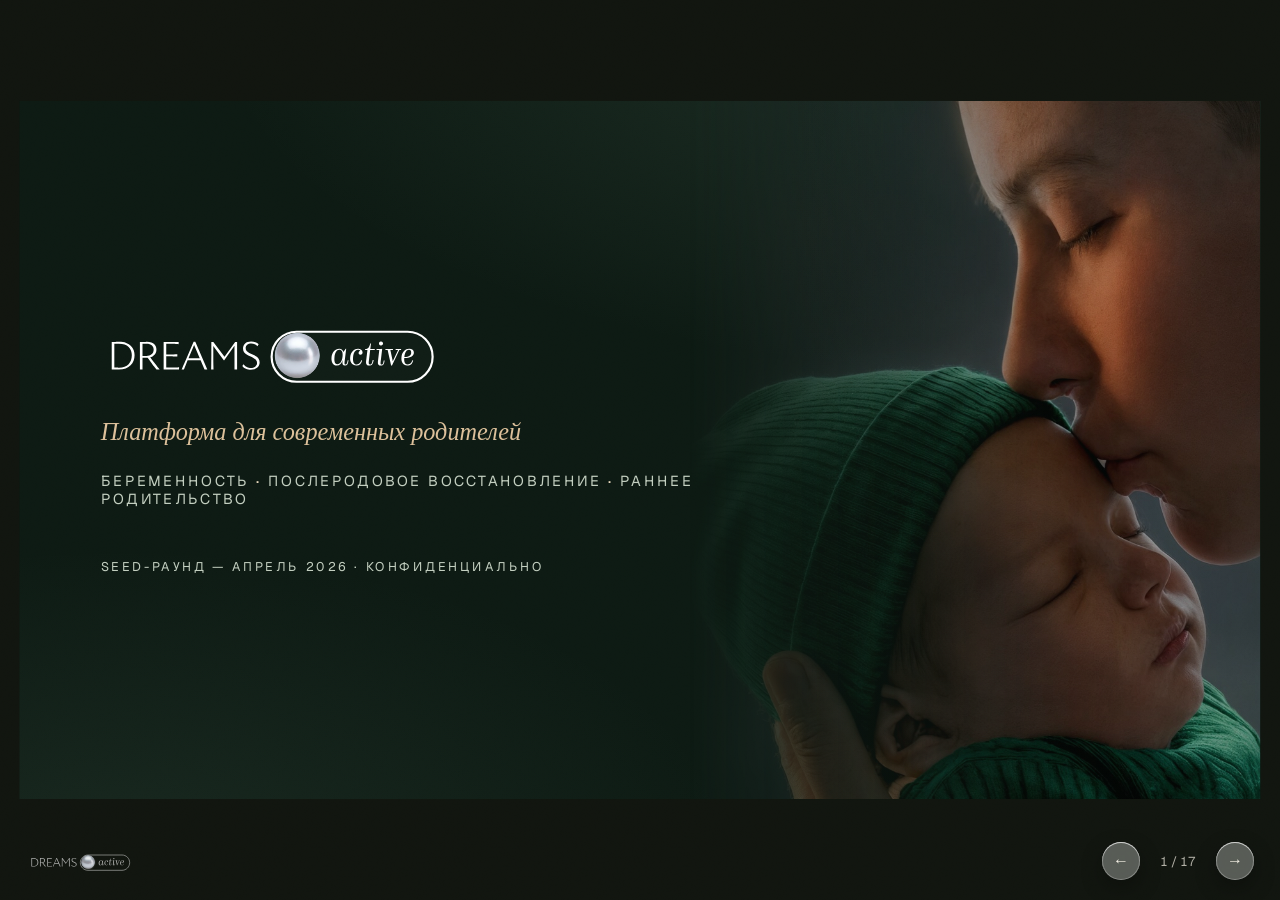
<file: pitch/index.html>
<!DOCTYPE html>
<html lang="ru">
<head>
<meta charset="UTF-8" />
<meta name="viewport" content="width=device-width, initial-scale=1.0" />
<meta name="robots" content="noindex, nofollow" />
<title>Dreams Active — Seed-раунд · Апрель 2026</title>
<style>
  @font-face {
    font-family: "Geist";
    src: url("../fonts/Geist-VariableFont_wght.ttf") format("truetype-variations");
    font-weight: 100 900;
    font-style: normal;
    font-display: swap;
  }

  :root {
    --bg: #e8e4d3;
    --beige: #f3efe4;
    --ink: #3e3b2c;
    --ink-soft: #5c5849;
    --ink-quiet: #8a8472;
    --olive: #2f6b4e;
    --olive-deep: #234f3a;
    --sage: #7ca38b;
    --tan: #dcc09a;
    --tan-soft: #e9d9bd;
    --card: rgba(255, 255, 255, 0.5);
    --card-solid: #fbf8f1;
    --glass-border: rgba(255, 255, 255, 0.62);
    --line: rgba(62, 59, 44, 0.14);
    --dark: #0d1a13;
    --dark-2: #17291f;
    --dark-fg: #f4efe4;
    --dark-fg-muted: #c3cfc0;
    --shadow:
      0 1px 0 rgba(255, 255, 255, 0.4),
      0 14px 36px rgba(62, 59, 44, 0.14),
      0 3px 8px rgba(62, 59, 44, 0.07);
    /* Apple Liquid Glass tokens — same recipe as the site skin */
    --glass-blur: saturate(200%) brightness(1.05) blur(40px);
    --glass-blur-sm: saturate(180%) brightness(1.04) blur(20px);
    --glass-rim: rgba(255, 255, 255, 0.62);
    --glass-sheen: linear-gradient(
      165deg,
      rgba(255, 255, 255, 0.55) 0%,
      rgba(255, 255, 255, 0.12) 28%,
      rgba(255, 255, 255, 0.02) 52%,
      rgba(255, 255, 255, 0.08) 100%
    );
    --glass-hi:
      inset 0 1px 0 rgba(255, 255, 255, 0.78),
      inset 0 -0.5px 0 rgba(255, 255, 255, 0.12),
      inset 1px 0 0 rgba(255, 255, 255, 0.18),
      inset -1px 0 0 rgba(255, 255, 255, 0.1);
    --glass-shadow:
      0 1px 0 rgba(255, 255, 255, 0.35),
      0 8px 28px rgba(40, 36, 52, 0.12),
      0 2px 6px rgba(40, 36, 52, 0.06);
    --serif: "Iowan Old Style", "Palatino", Georgia, serif;
    --sans: "Geist", ui-sans-serif, system-ui, sans-serif;
  }

  * { box-sizing: border-box; margin: 0; padding: 0; }

  html, body {
    height: 100%;
    overflow: hidden;
    background: #11150f;
    font-family: var(--sans);
    color: var(--ink);
  }

  /* Soft film grain, same recipe as the site */
  body::before {
    content: "";
    position: fixed;
    inset: 0;
    z-index: 90;
    pointer-events: none;
    opacity: 0.035;
    mix-blend-mode: overlay;
    background-image: url("data:image/svg+xml,%3Csvg viewBox='0 0 256 256' xmlns='http://www.w3.org/2000/svg'%3E%3Cfilter id='n'%3E%3CfeTurbulence type='fractalNoise' baseFrequency='0.85' numOctaves='4' stitchTiles='stitch'/%3E%3C/filter%3E%3Crect width='100%25' height='100%25' filter='url(%23n)'/%3E%3C/svg%3E");
    background-size: 180px 180px;
  }

  .viewport {
    position: fixed;
    inset: 0;
    display: flex;
    align-items: center;
    justify-content: center;
  }

  .stage {
    width: 1280px;
    height: 720px;
    position: relative;
    flex: none;
    transform-origin: center center;
  }

  /* ── Slide chrome ─────────────────────────────────────────── */
  .slide {
    position: absolute;
    inset: 0;
    padding: 54px 84px 58px;
    border-radius: 0;
    /* Flat beige backdrop — same as the site (glass.css disables the
       ambient colour blobs on purpose). Glass reads from the card
       sheen + rim, not from a gradient field. */
    background: var(--beige);
    opacity: 0;
    visibility: hidden;
    transform: translateY(14px) scale(0.992);
    transition: opacity 0.45s cubic-bezier(0.22, 1, 0.36, 1),
                transform 0.45s cubic-bezier(0.22, 1, 0.36, 1),
                visibility 0s linear 0.45s;
    overflow: hidden;
    display: flex;
    flex-direction: column;
  }
  .slide.current {
    opacity: 1;
    visibility: visible;
    transform: none;
    transition-delay: 0s;
  }
  .slide--dark {
    background:
      radial-gradient(120% 90% at 82% -10%, rgba(124, 163, 139, 0.16), transparent 55%),
      radial-gradient(90% 80% at 8% 108%, rgba(124, 163, 139, 0.1), transparent 55%),
      var(--dark);
    color: var(--dark-fg);
  }
  /* Photo substrate — the real Liquid Glass surface. The image is
     painted into the slide background under a translucent veil, so
     every card's backdrop-filter samples and refracts the photo
     behind it. Per-slide photo comes from --slide-photo. */
  .slide--img {
    background:
      linear-gradient(
        180deg,
        rgba(243, 239, 228, 0.9) 0%,
        rgba(243, 239, 228, 0.8) 32%,
        rgba(243, 239, 228, 0.55) 62%,
        rgba(243, 239, 228, 0.5) 100%
      ),
      var(--slide-photo, none) center / cover no-repeat,
      var(--beige);
  }
  .slide--dark.slide--img {
    background:
      linear-gradient(180deg, rgba(23, 44, 35, 0.72) 0%, rgba(16, 32, 25, 0.86) 100%),
      var(--slide-photo, none) center / cover no-repeat,
      var(--dark);
  }
  .slide--center {
    align-items: center;
    justify-content: center;
    text-align: center;
  }

  /* ── Typography ───────────────────────────────────────────── */
  .eyebrow {
    font-family: var(--serif);
    font-style: italic;
    font-size: 19px;
    color: var(--ink-quiet);
    margin-bottom: 10px;
  }
  .slide--dark .eyebrow { color: var(--tan); }

  h1 {
    font-size: 46px;
    line-height: 1.04;
    font-weight: 600;
    letter-spacing: -0.02em;
    margin-bottom: 12px;
  }
  .lead {
    font-size: 18.5px;
    line-height: 1.45;
    color: var(--ink-soft);
    max-width: 940px;
    margin-bottom: 26px;
  }
  .slide--dark .lead { color: var(--dark-fg-muted); }

  .body-fill { flex: 1; display: flex; flex-direction: column; justify-content: center; }

  /* ── Refractive glass panels — the site's Liquid Glass recipe:
     clear fill + heavy blur, specular sheen layer (::before),
     thin refractive rim (::after), content lifted above both. ── */
  .card,
  .market-card {
    position: relative;
    overflow: hidden;
    isolation: isolate;
    background: linear-gradient(
      165deg,
      rgba(255, 255, 255, 0.4) 0%,
      rgba(255, 255, 255, 0.14) 45%,
      rgba(255, 255, 255, 0.22) 100%
    );
    border: 0;
    border-radius: 24px;
    box-shadow: var(--glass-hi), var(--glass-shadow);
    -webkit-backdrop-filter: var(--glass-blur);
    backdrop-filter: var(--glass-blur);
    padding: 26px 28px;
  }
  .card::before,
  .market-card::before {
    content: "";
    position: absolute;
    inset: 0;
    border-radius: inherit;
    background: var(--glass-sheen);
    pointer-events: none;
    z-index: 0;
  }
  .card::after,
  .market-card::after {
    content: "";
    position: absolute;
    inset: 0;
    border-radius: inherit;
    pointer-events: none;
    z-index: 1;
    box-shadow:
      inset 0 0 0 1px rgba(255, 255, 255, 0.22),
      inset 0 12px 28px rgba(255, 255, 255, 0.08),
      inset 0 -18px 32px rgba(80, 70, 100, 0.04);
  }
  .card > :not(.bg-photo):not(.bg-tint),
  .market-card > * {
    position: relative;
    z-index: 2;
  }
  .card h3 { font-size: 21px; font-weight: 600; margin-bottom: 8px; }
  .card p { font-size: 15.5px; line-height: 1.5; color: var(--ink-soft); }

  .card--dark {
    background: linear-gradient(165deg, rgba(38, 74, 58, 0.82), rgba(23, 45, 35, 0.86));
    color: var(--dark-fg);
  }
  .card--dark::before { opacity: 0.4; }
  .card--dark::after {
    box-shadow:
      inset 0 0 0 1px rgba(255, 255, 255, 0.18),
      inset 0 12px 28px rgba(255, 255, 255, 0.06),
      inset 0 -18px 32px rgba(0, 0, 0, 0.12);
  }
  /* Any glass card sitting on a dark slide flips to dark glass. */
  .slide--dark .card {
    background: linear-gradient(165deg, rgba(46, 86, 67, 0.55), rgba(26, 50, 39, 0.62));
    color: var(--dark-fg);
  }
  .slide--dark .card::before { opacity: 0.3; }
  .slide--dark .card::after {
    box-shadow:
      inset 0 0 0 1px rgba(255, 255, 255, 0.16),
      inset 0 12px 28px rgba(255, 255, 255, 0.05),
      inset 0 -18px 32px rgba(0, 0, 0, 0.14);
  }
  .slide--dark .card h3 { color: var(--tan); }
  .slide--dark .card p { color: var(--dark-fg-muted); }
  .slide--dark .product-grid .card,
  .slide--dark .family-grid .card { border-left-color: var(--sage); }
  .card--dark h3 { color: var(--tan); }
  .card--dark p { color: var(--dark-fg-muted); }

  .band {
    position: relative;
    overflow: hidden;
    isolation: isolate;
    border-radius: 24px;
    padding: 24px 32px;
    background: linear-gradient(165deg, rgba(38, 74, 58, 0.84), rgba(23, 45, 35, 0.88));
    color: var(--dark-fg);
    box-shadow:
      inset 0 1px 0 rgba(255, 255, 255, 0.24),
      var(--glass-shadow);
    -webkit-backdrop-filter: var(--glass-blur);
    backdrop-filter: var(--glass-blur);
  }
  .band::before {
    content: "";
    position: absolute;
    inset: 0;
    border-radius: inherit;
    background: var(--glass-sheen);
    opacity: 0.35;
    pointer-events: none;
    z-index: 0;
  }
  .band::after {
    content: "";
    position: absolute;
    inset: 0;
    border-radius: inherit;
    pointer-events: none;
    z-index: 1;
    box-shadow: inset 0 0 0 1px rgba(255, 255, 255, 0.16);
  }
  .band > * { position: relative; z-index: 2; }
  .band h3 { color: var(--tan); font-size: 20px; margin-bottom: 8px; }
  .band p { font-size: 15px; line-height: 1.5; color: var(--dark-fg-muted); }

  /* ── Reusable bits ────────────────────────────────────────── */
  .pearl {
    width: 74px; height: 74px;
    border-radius: 50%;
    background: radial-gradient(circle at 34% 28%, #ffffff 0%, #e9e6ea 18%, #c9ccd2 45%, #9aa0a9 75%, #82878f 100%);
    box-shadow:
      inset -6px -10px 18px rgba(60, 60, 80, 0.28),
      inset 4px 6px 12px rgba(255, 255, 255, 0.85),
      0 12px 30px rgba(40, 36, 24, 0.35);
  }
  .chip-ic {
    width: 52px; height: 52px;
    flex: none;
    border-radius: 50%;
    display: flex; align-items: center; justify-content: center;
    font-size: 20px;
    background: linear-gradient(180deg, #3d8263, var(--olive-deep));
    color: var(--tan-soft);
    box-shadow: inset 0 1px 0 rgba(255,255,255,0.35), 0 6px 14px rgba(62,59,44,0.22);
  }
  .num-dot {
    width: 64px; height: 64px;
    border-radius: 50%;
    display: flex; align-items: center; justify-content: center;
    font-size: 26px; font-weight: 650;
    box-shadow: inset 0 1px 0 rgba(255,255,255,0.4), 0 10px 22px rgba(62,59,44,0.2);
  }
  .tagchip {
    display: inline-block;
    font-size: 12px;
    font-weight: 650;
    letter-spacing: 0.14em;
    padding: 7px 14px;
    border-radius: 999px;
    white-space: nowrap;
  }

  .stat-num {
    font-size: 46px;
    font-weight: 650;
    letter-spacing: -0.02em;
    line-height: 1;
  }
  .stat-label { font-size: 16px; font-weight: 600; margin-top: 12px; }
  .stat-note {
    font-family: var(--serif);
    font-style: italic;
    font-size: 13.5px;
    color: var(--ink-quiet);
    margin-top: 5px;
  }

  .grid { display: grid; gap: 20px; }

  /* ── Photo layouts ────────────────────────────────────────── */
  /* Dark band slides: photo (black series) on the right third,
     the rest near-black green. The photo itself is masked with a
     long transparent ramp on its left edge, so there is no seam —
     it dissolves into the dark field. */
  .edge-photo {
    position: absolute;
    top: 0; right: 0;
    width: 46%;
    height: 100%;
    object-fit: cover;
    -webkit-mask-image: linear-gradient(
      90deg,
      transparent 0%,
      rgba(0, 0, 0, 0.45) 38%,
      rgba(0, 0, 0, 0.85) 62%,
      black 80%
    );
    mask-image: linear-gradient(
      90deg,
      transparent 0%,
      rgba(0, 0, 0, 0.45) 38%,
      rgba(0, 0, 0, 0.85) 62%,
      black 80%
    );
  }
  .edge-fade {
    position: absolute;
    inset: 0;
    background: linear-gradient(90deg, rgba(13, 26, 19, 0) 60%, rgba(13, 26, 19, 0.25) 100%);
  }
  .split-content {
    position: relative;
    width: 60%;
    height: 100%;
    display: flex;
    flex-direction: column;
    justify-content: center;
  }
  .with-photo {
    display: grid;
    grid-template-columns: 1fr 286px;
    gap: 20px;
    align-items: stretch;
    min-height: 0;
  }
  .side-photo {
    width: 100%;
    height: 100%;
    object-fit: cover;
    border-radius: 24px;
    box-shadow: var(--shadow);
  }
  .bg-photo {
    position: absolute;
    inset: 0;
    width: 100%;
    height: 100%;
    object-fit: cover;
  }
  .bg-tint {
    position: absolute;
    inset: 0;
    background: linear-gradient(180deg, rgba(23, 44, 35, 0.72), rgba(18, 36, 28, 0.88));
  }
  .bg-tint ~ * { position: relative; }

  /* ── Slide 1 · Title ──────────────────────────────────────── */
  .title-brand {
    font-size: 84px;
    font-weight: 650;
    letter-spacing: 0.28em;
    margin: 34px 0 14px;
    text-indent: 0.28em;
  }
  /* Real horizontal logo from the site (assets/logo-horizontal.svg).
     Dark ink on the source → invert to light for dark slides. */
  .brand-logo {
    display: block;
    height: 74px;
    width: auto;
  }
  .brand-logo--light { filter: brightness(0) invert(1); }
  /* Real pearl (assets/apple-touch-icon.png) overlaid on the logo:
     the invert filter flattens the SVG's raster pearl to a white
     disc, so the photo pearl is pinned over its slot — rect 80,5
     21×21 in the 156×33 viewBox. */
  .logo-lockup {
    position: relative;
    display: inline-block;
    align-self: flex-start;
    margin: 0 0 26px;
  }
  .logo-lockup .logo-pearl {
    position: absolute;
    left: 51.28%;
    top: 15.15%;
    width: 13.47%;
    height: 63.64%;
    border-radius: 50%;
    background: url("../assets/apple-touch-icon.png") center / 116% 116% no-repeat;
  }

  .hero-round {
    margin-top: 52px;
    font-size: 13px; letter-spacing: 0.22em; text-transform: uppercase;
    color: var(--dark-fg-muted);
  }
  .title-sub {
    font-family: var(--serif);
    font-style: italic;
    font-size: 25px;
    color: var(--tan);
    margin-bottom: 26px;
  }
  .title-chips {
    font-size: 15px;
    letter-spacing: 0.18em;
    color: var(--dark-fg-muted);
    text-transform: uppercase;
  }
  .title-chips b { color: var(--tan-soft); font-weight: 500; }
  .title-foot {
    position: absolute;
    left: 0; bottom: 52px;
    width: 60%;
    text-align: center;
  }
  .title-foot .round {
    font-size: 15px;
    letter-spacing: 0.22em;
    color: var(--dark-fg-muted);
    text-transform: uppercase;
  }
  .title-foot .conf {
    font-family: var(--serif);
    font-style: italic;
    font-size: 13px;
    color: rgba(244, 239, 228, 0.45);
    margin-top: 10px;
  }

  /* ── Slide 2 · Problem ────────────────────────────────────── */
  .problem-grid { grid-template-columns: 1fr 1fr; }
  .problem-grid .card { display: flex; gap: 20px; align-items: flex-start; padding: 28px; }

  /* ── Slide 3 · Solution ───────────────────────────────────── */
  .solution-row {
    display: grid;
    grid-template-columns: 1fr 44px 1fr 44px 1fr;
    gap: 14px;
    align-items: stretch;
  }
  .solution-step { text-align: center; padding: 30px 26px 28px; }
  .solution-step .num-dot { margin: 0 auto 20px; }
  .solution-step .step-name {
    font-size: 19px; font-weight: 650; letter-spacing: 0.16em;
    text-transform: uppercase; margin-bottom: 6px;
  }
  .solution-step .step-dur {
    font-family: var(--serif); font-style: italic;
    font-size: 14.5px; color: var(--ink-quiet);
    padding-bottom: 14px; margin-bottom: 14px; position: relative;
  }
  .solution-step .step-dur::after {
    content: ""; position: absolute; left: 50%; bottom: 0;
    width: 56px; height: 3px; border-radius: 2px;
    transform: translateX(-50%); background: var(--rule, var(--olive));
  }
  .solution-arrow {
    display: flex; align-items: center; justify-content: center;
    font-size: 26px; color: var(--sage);
  }
  .solution-foot {
    text-align: center;
    font-family: var(--serif); font-style: italic;
    font-size: 17px; color: var(--ink-soft);
    margin-top: 34px;
  }

  /* ── Slide 4 · Families ───────────────────────────────────── */
  .family-grid { grid-template-columns: repeat(3, 1fr); gap: 16px; }
  .family-grid .card { padding: 20px 22px; border-left: 5px solid var(--olive); border-radius: 18px; }
  .family-grid h3 { font-size: 18px; }
  .family-grid p { font-size: 13.5px; }

  /* ── Slide 5 · Differentiation ────────────────────────────── */
  .diff-cols { display: grid; grid-template-columns: 1.05fr 1fr; gap: 28px; align-items: start; }
  .diff-pos { padding: 24px 28px; }
  .diff-pos h2 { color: var(--tan); font-size: 23px; margin-bottom: 16px; }
  .diff-pos li { list-style: none; display: flex; gap: 14px; margin-bottom: 12px; }
  .diff-pos li:last-child { margin-bottom: 0; }
  .diff-pos .dot { width: 12px; height: 12px; flex: none; margin-top: 6px; border-radius: 50%; background: var(--tan); }
  .diff-pos b { display: block; font-size: 16.5px; margin-bottom: 3px; }
  .diff-pos span { font-size: 13.5px; line-height: 1.45; color: var(--dark-fg-muted); }
  .comp-list h2 { font-size: 23px; margin-bottom: 14px; }
  .comp-row {
    display: grid; grid-template-columns: 128px 1fr; gap: 16px; align-items: center;
    padding: 11px 20px; margin-bottom: 8px;
    border-radius: 14px;
  }
  .comp-row b { font-size: 16.5px; }
  .comp-row span { font-size: 13px; line-height: 1.4; color: var(--ink-soft); }
  .comp-row--us {
    background: linear-gradient(165deg, rgba(233, 217, 189, 0.82), rgba(220, 192, 154, 0.88));
  }
  .comp-row--us span { color: var(--ink); }

  /* ── Slide 6 · Team ───────────────────────────────────────── */
  .team-grid { grid-template-columns: 1fr 1fr; gap: 26px; }
  .team-grid .card { padding: 30px 34px; text-align: center; }
  .avatar {
    width: 112px; height: 112px; border-radius: 50%;
    margin: 0 auto 18px;
    overflow: hidden;
    display: flex; align-items: center; justify-content: center;
    font-size: 34px; font-weight: 650; color: var(--tan-soft);
    box-shadow: inset 0 2px 0 rgba(255,255,255,0.3), 0 14px 30px rgba(62,59,44,0.25);
  }
  .avatar img {
    width: 100%; height: 100%;
    object-fit: cover;
    object-position: 50% 18%;
    display: block;
  }
  .team-grid h3 { font-size: 24px; }
  .team-role {
    font-family: var(--serif); font-style: italic;
    font-size: 15px; color: var(--ink-quiet); margin-bottom: 18px;
  }
  .team-grid ul { text-align: left; }
  .team-grid li {
    list-style: none; position: relative;
    padding-left: 22px; margin-bottom: 9px;
    font-size: 14.5px; color: var(--ink-soft);
  }
  .team-grid li::before {
    content: ""; position: absolute; left: 0; top: 7px;
    width: 9px; height: 9px; border-radius: 50%; background: var(--tan);
  }

  /* ── Slide 7 · Lived product ──────────────────────────────── */
  .lived-grid { grid-template-columns: repeat(3, 1fr); gap: 20px; }
  .lived-grid .card { padding: 0; overflow: hidden; text-align: center; }
  .lived-head { padding: 16px; font-size: 20px; font-weight: 650; }
  .lived-body { padding: 22px 24px 26px; }
  .lived-body b { display: block; font-size: 16.5px; margin-bottom: 14px; }
  .lived-body p { font-size: 13.5px; }
  .lived-foot {
    margin-top: 26px; text-align: center;
    font-family: var(--serif); font-style: italic; font-size: 16px;
  }

  /* ── Slides 8–10 · Stats ──────────────────────────────────── */
  .stat-row { grid-template-columns: repeat(4, 1fr); gap: 18px; margin-bottom: 18px; }
  .stat-row .card { text-align: center; padding: 22px 16px 20px; }
  .stat-row .card--dark .stat-note { color: rgba(244, 239, 228, 0.55); }
  .stat-row .card--dark .stat-num { color: var(--tan); }

  .formula-rows { margin-top: 16px; }
  .formula-row {
    display: grid; grid-template-columns: 190px 1fr 1fr; gap: 22px;
    padding: 9px 0; align-items: baseline;
  }
  .formula-row b { color: var(--tan); font-size: 15px; }
  .formula-row span { font-size: 13px; line-height: 1.4; color: var(--dark-fg-muted); }
  .formula-row .us { color: var(--tan-soft); }

  .valid-card { padding: 18px 28px 20px; }
  .valid-card h3 { font-size: 21px; margin-bottom: 10px; }
  .valid-row { display: flex; gap: 18px; align-items: baseline; padding: 5px 0; }
  .valid-row .idx {
    font-family: var(--serif); font-size: 18px; font-weight: 700; color: var(--tan);
    letter-spacing: 0.05em;
  }
  .valid-row p { font-size: 15px; color: var(--ink-soft); }

  /* ── Slide 9 · Product ────────────────────────────────────── */
  .product-grid { grid-template-columns: 1fr 1fr; gap: 16px; }
  .product-grid .card { border-left: 5px solid var(--olive); border-radius: 18px; padding: 20px 24px; }
  .product-grid h3 { font-size: 18.5px; margin-bottom: 5px; }
  .product-grid p { font-size: 13.5px; }

  /* ── Slide 11 · Business model ────────────────────────────── */
  .biz-row {
    display: grid;
    grid-template-columns: 220px 92px 1fr 120px;
    gap: 20px; align-items: center;
    padding: 10px 22px; margin-bottom: 8px;
    border-radius: 16px;
  }
  .biz-row b { font-size: 17.5px; }
  .biz-row .price { font-size: 14.5px; font-weight: 600; color: var(--olive-deep); }
  .biz-row span { font-size: 13px; line-height: 1.4; color: var(--ink-soft); }
  .biz-row .tagchip { justify-self: end; background: var(--sage); color: #fff; }
  .biz-row--now { background: linear-gradient(165deg, rgba(233, 217, 189, 0.82), rgba(220, 192, 154, 0.88)); }
  .biz-row--now .tagchip { background: var(--dark-2); color: var(--tan-soft); }
  .biz-row--now span { color: var(--ink); }
  .unit-band { margin-top: 12px; padding: 18px 28px; font-size: 15px; }
  .unit-band b { color: var(--tan); font-weight: 650; }

  /* ── Slide 12 · Market ────────────────────────────────────── */
  .market-grid { grid-template-columns: repeat(3, 1fr); gap: 20px; margin-bottom: 16px; }
  .market-card { text-align: center; padding: 22px 24px; border-radius: 24px; box-shadow: var(--shadow); }
  .market-card .m-tag { font-size: 15px; letter-spacing: 0.32em; font-weight: 650; margin-bottom: 10px; }
  .market-card .m-num { font-size: 50px; font-weight: 650; letter-spacing: -0.02em; }
  .market-card .m-note { font-size: 13px; line-height: 1.45; margin-top: 10px; }
  .market--tam { background: linear-gradient(165deg, rgba(47, 93, 71, 0.9), rgba(28, 53, 42, 0.94)); color: var(--dark-fg); }
  .market--tam .m-tag { color: var(--tan); }
  .market--tam .m-note { color: var(--dark-fg-muted); }
  .market--sam { background: linear-gradient(165deg, rgba(143, 180, 158, 0.82), rgba(111, 148, 129, 0.88)); color: #fdfbf3; }
  .market--sam .m-tag { color: #f0e8d2; }
  .market--som { background: linear-gradient(165deg, rgba(233, 217, 189, 0.8), rgba(220, 192, 154, 0.86)); color: var(--ink); }
  .market--som .m-tag { color: var(--olive-deep); }
  .market--som .m-note { color: var(--ink-soft); }
  .why-grid { display: grid; grid-template-columns: 1fr 1fr; gap: 8px 34px; }
  .why-grid li {
    list-style: none; position: relative;
    padding-left: 24px; font-size: 14.5px; color: var(--ink-soft);
  }
  .why-grid li::before {
    content: ""; position: absolute; left: 0; top: 5px;
    width: 10px; height: 10px; border-radius: 50%; background: var(--tan);
  }

  /* ── Slide 13 · Roadmap ───────────────────────────────────── */
  .road-grid { grid-template-columns: repeat(4, 1fr); gap: 16px; }
  .road-grid .card { padding: 0; overflow: hidden; }
  .road-head {
    background: linear-gradient(180deg, var(--dark-2), var(--dark));
    color: var(--tan);
    text-align: center;
    font-size: 12.5px; font-weight: 650; letter-spacing: 0.16em;
    padding: 12px 8px;
  }
  .road-body { padding: 18px 20px 22px; }
  .road-body h3 {
    font-size: 20px; padding-bottom: 12px; margin-bottom: 14px;
    position: relative;
  }
  .road-body h3::after {
    content: ""; position: absolute; left: 0; bottom: 0;
    width: 46px; height: 3px; border-radius: 2px; background: var(--tan);
  }
  .road-body li {
    list-style: none; position: relative;
    padding-left: 18px; margin-bottom: 9px;
    font-size: 13px; line-height: 1.4; color: var(--ink-soft);
  }
  .road-body li::before {
    content: ""; position: absolute; left: 0; top: 5px;
    width: 8px; height: 8px; border-radius: 50%; background: var(--tan);
  }

  /* ── Slide 14 · Use of funds ──────────────────────────────── */
  .funds-cols { display: grid; grid-template-columns: 380px 1fr; gap: 40px; align-items: center; }
  .donut-wrap { display: flex; flex-direction: column; align-items: center; gap: 14px; }
  .donut {
    width: 264px; height: 264px; border-radius: 50%;
    background: conic-gradient(
      var(--olive-deep) 0 40%,
      var(--sage) 40% 75%,
      var(--tan-soft) 75% 87%,
      var(--tan) 87% 95%,
      #587465 95% 100%
    );
    position: relative;
    box-shadow: var(--shadow);
  }
  .donut::after {
    content: "";
    position: absolute; inset: 72px;
    border-radius: 50%;
    background: rgba(246, 242, 231, 0.72);
    box-shadow:
      inset 0 4px 14px rgba(62, 59, 44, 0.16),
      inset 0 1px 0 rgba(255, 255, 255, 0.7);
    -webkit-backdrop-filter: blur(10px) saturate(160%);
    backdrop-filter: blur(10px) saturate(160%);
  }
  .legend { display: flex; flex-wrap: wrap; gap: 8px 18px; justify-content: center; max-width: 380px; }
  .legend span { font-size: 12.5px; color: var(--ink-soft); display: flex; gap: 7px; align-items: center; }
  .legend i { width: 11px; height: 11px; border-radius: 3px; flex: none; }
  .fund-row {
    display: grid; grid-template-columns: 1fr auto; gap: 3px 18px;
    padding: 9px 20px; margin-bottom: 8px; border-radius: 16px;
  }
  .fund-row b { font-size: 15.5px; }
  .fund-row .amt { grid-column: 2; grid-row: 1; font-size: 15.5px; font-weight: 650; color: var(--olive-deep); }
  .fund-row span { grid-column: 1 / -1; font-size: 12.5px; color: var(--ink-soft); }

  /* ── Slide 15 · Ask ───────────────────────────────────────── */
  .ask-num {
    font-size: 96px;
    font-weight: 700;
    letter-spacing: -0.015em;
    line-height: 1;
    margin: 6px 0 14px;
    color: #fdfbf3;
  }
  .ask-sub {
    font-family: var(--serif); font-style: italic;
    font-size: 20px; color: var(--tan); margin-bottom: 26px;
  }
  .ask-table { width: 100%; text-align: left; }
  .ask-row {
    display: grid; grid-template-columns: 180px 1fr; gap: 20px;
    padding: 10px 24px; margin-bottom: 8px;
    border-radius: 14px;
    background: rgba(255, 255, 255, 0.09);
    box-shadow:
      inset 0 0 0 1px rgba(255, 255, 255, 0.14),
      inset 0 1px 0 rgba(255, 255, 255, 0.28);
    -webkit-backdrop-filter: var(--glass-blur-sm);
    backdrop-filter: var(--glass-blur-sm);
  }
  .ask-row b { color: var(--tan); font-size: 15.5px; }
  .ask-row span { font-size: 14.5px; color: var(--dark-fg); }
  .ask-foot {
    margin-top: 24px;
    font-family: var(--serif); font-style: italic;
    font-size: 16px; color: var(--dark-fg-muted);
  }

  /* ── Slide 16 · Vision ────────────────────────────────────── */
  .vision-panel { padding: 36px 44px; overflow: hidden; }
  .vision-panel .bg-tint {
    background: linear-gradient(
      90deg,
      rgba(23, 44, 35, 0.96) 0%,
      rgba(23, 44, 35, 0.88) 55%,
      rgba(23, 44, 35, 0.76) 100%
    );
  }
  .vision-panel > h2, .vision-panel > .vision-grid { position: relative; }
  .vision-panel h2 { color: var(--tan); font-size: 26px; margin-bottom: 30px; }
  .vision-grid { display: grid; grid-template-columns: 200px 1fr 200px 1fr; gap: 34px 26px; align-items: start; }
  .vision-grid .v-num { font-size: 56px; font-weight: 650; color: var(--tan); letter-spacing: -0.02em; line-height: 1; }
  .vision-grid b { display: block; font-size: 17px; margin-bottom: 8px; }
  .vision-grid span { font-size: 13px; line-height: 1.45; color: var(--dark-fg-muted); }
  .vision-foot {
    text-align: center; margin-top: 28px;
    font-family: var(--serif); font-style: italic;
    font-size: 17px; color: var(--ink-soft);
  }

  /* ── Slide 17 · Thanks ────────────────────────────────────── */
  .thanks-title { font-size: 60px; font-weight: 650; letter-spacing: 0.1em; margin: 26px 0 10px; }
  .thanks-sub { font-family: var(--serif); font-style: italic; font-size: 20px; color: var(--tan); margin-bottom: 32px; }
  .thanks-name { font-size: 18px; font-weight: 650; }
  .thanks-role { font-family: var(--serif); font-style: italic; font-size: 15px; color: var(--dark-fg-muted); margin: 5px 0 16px; }
  .thanks-contact { font-size: 16px; line-height: 1.7; color: var(--tan-soft); }
  .thanks-legal {
    position: absolute; left: 84px; bottom: 34px;
    font-size: 12px; letter-spacing: 0.22em; color: rgba(244, 239, 228, 0.4);
  }

  /* ── Navigation chrome ────────────────────────────────────── */
  .nav-ui {
    position: fixed;
    right: 26px; bottom: 20px;
    z-index: 95;
    display: flex; align-items: center; gap: 12px;
    font-size: 13px; color: rgba(244, 239, 228, 0.7);
    user-select: none;
  }
  .nav-ui button {
    width: 38px; height: 38px;
    border-radius: 50%;
    border: 0;
    background: rgba(255, 255, 255, 0.3);
    -webkit-backdrop-filter: var(--glass-blur-sm);
    backdrop-filter: var(--glass-blur-sm);
    box-shadow:
      inset 0 0 0 1px rgba(255, 255, 255, 0.28),
      inset 0 1px 0 rgba(255, 255, 255, 0.6),
      0 8px 22px rgba(0, 0, 0, 0.3);
    font-size: 16px; color: #f4efe4;
    cursor: pointer;
  }
  .nav-ui button:hover { background: rgba(255, 255, 255, 0.85); }
  .counter { min-width: 52px; text-align: center; font-variant-numeric: tabular-nums; }

  .brand-mini {
    position: fixed;
    left: 28px; bottom: 26px;
    z-index: 95;
    display: flex; align-items: center; gap: 10px;
    font-size: 13px; letter-spacing: 0.24em; color: rgba(244, 239, 228, 0.5);
    user-select: none;
  }
  .brand-mini img { display: block; height: 22px; width: auto; filter: brightness(0) invert(1); opacity: 0.65; }
  .brand-mini .logo-pearl { opacity: 0.75; }

  .hotzone { position: fixed; top: 0; bottom: 90px; width: 18%; z-index: 80; cursor: pointer; }
  .hotzone--prev { left: 0; }
  .hotzone--next { right: 0; }

  /* ── Print: one slide per page ────────────────────────────── */
  @media print {
    @page { size: 1280px 720px; margin: 0; }
    html, body { overflow: visible; background: #fff; }
    body::before, .nav-ui, .brand-mini, .hotzone { display: none !important; }
    .viewport { position: static; display: block; }
    .stage { transform: none !important; width: 1280px; height: auto; }
    .slide {
      position: relative;
      opacity: 1 !important;
      visibility: visible !important;
      transform: none !important;
      width: 1280px; height: 720px;
      border-radius: 0;
      box-shadow: none;
      page-break-after: always;
      break-after: page;
    }
  }
</style>
</head>
<body>
<div class="viewport">
<div class="stage" id="stage">

  <!-- 1 · Title -->
  <section class="slide slide--dark">
    <img class="edge-photo" src="img/kiss.jpg" alt="" />
    <div class="edge-fade"></div>
    <div class="split-content">
      <span class="logo-lockup"><img class="brand-logo brand-logo--light" src="../assets/logo-horizontal.svg" alt="Dreams Active" /><i class="logo-pearl"></i></span>
      <div class="title-sub">Платформа для современных родителей</div>
      <div class="title-chips">Беременность <b>·</b> Послеродовое восстановление <b>·</b> Раннее родительство</div>
      <div class="hero-round">Seed-раунд — Апрель 2026 · Конфиденциально</div>
    </div>
  </section>

  <!-- 2 · Problem -->
  <section class="slide slide--dark">
    <div class="eyebrow">the problem</div>
    <h1>Проблема</h1>
    <p class="lead">Современные родители проводят 2&nbsp;года в самом эмоционально уязвимом и жадном до информации периоде жизни — а цифровые продукты их подводят.</p>
    <div class="body-fill">
      <div class="grid problem-grid">
        <div class="card">
          <div class="chip-ic">✚</div>
          <div>
            <h3>Разрозненная экспертиза</h3>
            <p>Отдельные приложения для беременности, питания, фитнеса, мониторинга ребёнка. Нет единого экспертного руководства.</p>
          </div>
        </div>
        <div class="card">
          <div class="chip-ic">◈</div>
          <div>
            <h3>Только для мам</h3>
            <p>Почти все платформы игнорируют отцов, однополые пары, одиноких родителей, приёмные семьи. Огромная доля рынка без сервиса.</p>
          </div>
        </div>
        <div class="card">
          <div class="chip-ic">◐</div>
          <div>
            <h3>Провал после родов</h3>
            <p>Большинство приложений заканчиваются на рождении. Критический 18-месячный период восстановления недообслужен.</p>
          </div>
        </div>
        <div class="card">
          <div class="chip-ic">◎</div>
          <div>
            <h3>Нет эмоциональной связи</h3>
            <p>Трекеры данных воспринимают родительство как медицинское событие, а не как трансформирующий путь жизни.</p>
          </div>
        </div>
      </div>
    </div>
  </section>

  <!-- 3 · Solution -->
  <section class="slide">
    <div class="eyebrow">the solution</div>
    <h1>Наше решение</h1>
    <p class="lead">Vertical SuperApp для родительства — одно приложение, сопровождающее семью от беременности через первые годы ребёнка, с экосистемой офлайн-студий и школы в перспективе.</p>
    <div class="body-fill">
      <div class="solution-row">
        <div class="card solution-step" style="--rule: var(--olive-deep)">
          <div class="num-dot" style="background: linear-gradient(180deg, #2f6b4e, var(--dark)); color: var(--tan-soft)">1</div>
          <div class="step-name">Беременность</div>
          <div class="step-dur">9 месяцев</div>
          <p>Экспертное питание, фитнес, симптомы, эмоциональная поддержка. Треки для мам и отцов.</p>
        </div>
        <div class="solution-arrow">→</div>
        <div class="card solution-step" style="--rule: var(--sage)">
          <div class="num-dot" style="background: linear-gradient(180deg, #8fb49e, #6f9481); color: #fdfbf3">2</div>
          <div class="step-name">После родов</div>
          <div class="step-dur">6 месяцев</div>
          <p>Физическое восстановление, ментальное здоровье, помощь с кормлением. Контент для обоих родителей.</p>
        </div>
        <div class="solution-arrow">→</div>
        <div class="card solution-step" style="--rule: var(--tan)">
          <div class="num-dot" style="background: linear-gradient(180deg, var(--tan-soft), var(--tan)); color: var(--ink)">3</div>
          <div class="step-name">Маленький мир</div>
          <div class="step-dur">12-18 месяцев</div>
          <p>Развитие ребёнка, родительская поддержка, возвращение к фитнесу, сообщество современных семей.</p>
        </div>
      </div>
      <p class="solution-foot">Начинаем с цифрового. В перспективе: офлайн-студии, образование, школа — полная экосистема.</p>
    </div>
  </section>

  <!-- 4 · Every modern family -->
  <section class="slide slide--dark">
    <div class="eyebrow">inclusive by design</div>
    <h1>Создано для каждой современной семьи</h1>
    <p class="lead" style="margin-bottom: 30px">Индивидуальные подписки. Семейные связи. Инклюзивность по дизайну — не как запоздалая мысль.</p>
    <div class="body-fill">
      <div class="grid family-grid">
        <div class="card"><h3>Традиционные пары</h3><p>Мама и папа, обе подписки, общий профиль ребёнка</p></div>
        <div class="card"><h3>Однополые родители</h3><p>Два отца или две матери, усыновление или суррогатное материнство</p></div>
        <div class="card"><h3>Одинокие отцы</h3><p>Соло папа по выбору, после развода или обстоятельств</p></div>
        <div class="card"><h3>Одинокие матери</h3><p>Соло мама по выбору или обстоятельств</p></div>
        <div class="card"><h3>Бабушки и дедушки</h3><p>Как основные опекуны своих внуков</p></div>
        <div class="card"><h3>Раздельная опека</h3><p>Разведённые родители, совместно участвующие в развитии</p></div>
      </div>
      <div class="band" style="margin-top: 20px">
        <h3>Почему это важно сейчас</h3>
        <p>Рынок заставляет нетрадиционные семьи использовать продукты, созданные для других. 10-15M недообслуженных домохозяйств только в США: 2,3M детей однополых родителей, 2,6M одиноких отцов, миллионы приёмных и смешанных семей. Мы — первая платформа, построенная для них с первого дня.</p>
      </div>
    </div>
  </section>

  <!-- 5 · Differentiation -->
  <section class="slide">
    <div class="eyebrow">competition</div>
    <h1>Наши отличия</h1>
    <p class="lead" style="margin-bottom: 30px">Мы не конкурируем с wellness-приложениями. Мы боремся за внимание — против Instagram, TikTok и YouTube во время декрета.</p>
    <div class="body-fill">
      <div class="diff-cols">
        <div class="card card--dark diff-pos">
          <h2>Наша уникальная позиция</h2>
          <ul>
            <li><i class="dot"></i><div><b>Аутентичный экспертный контент</b><span>Каждое видео снято с нашим врачом-фаундером во время её реальной беременности и восстановления.</span></div></li>
            <li><i class="dot"></i><div><b>Первая платформа для всех семей</b><span>Индивидуальные подписки для мам, пап, однополых пар, одиноких родителей. Инклюзивность по дизайну.</span></div></li>
            <li><i class="dot"></i><div><b>Медицинская авторитетность</b><span>Педиатр + нутрициолог + фитнес-эксперт в одном фаундере — портфолио невозможно повторить.</span></div></li>
            <li><i class="dot"></i><div><b>Global-first, не привязка к РФ</b><span>Wyoming LLC + мультиязычный контент (EN/ES/RU) для международного масштаба с первого дня.</span></div></li>
          </ul>
        </div>
        <div class="comp-list">
          <h2>Конкурентная среда</h2>
          <div class="comp-row card"><b>Flo Health</b><span>Трекер цикла — только для женщин, нет отцов</span></div>
          <div class="comp-row card"><b>Expectful</b><span>Медитация — без поддержки отцов и разных семей</span></div>
          <div class="comp-row card"><b>Owlet</b><span>Только железо для ребёнка — без контента для родителей</span></div>
          <div class="comp-row card"><b>Peanut</b><span>«Знакомься с мамами» — название исключает отцов</span></div>
          <div class="comp-row card comp-row--us"><b>Dreams Active</b><span>Все родители + контент + сообщество + экосистема</span></div>
        </div>
      </div>
    </div>
  </section>

  <!-- 6 · Team -->
  <section class="slide">
    <div class="eyebrow">founders</div>
    <h1>Команда</h1>
    <p class="lead" style="margin-bottom: 28px">Фаундеры-родители с взаимодополняющей экспертизой и проверенной реализацией цифровых продуктов.</p>
    <div class="body-fill">
      <div class="grid team-grid">
        <div class="card">
          <div class="avatar"><img src="../assets/nastya-author.webp" alt="Анастасия Сетдекова" /></div>
          <h3>Анастасия Сетдекова</h3>
          <div class="team-role">Сооснователь · Медицина и контент</div>
          <ul>
            <li>Врач-педиатр — РНИМУ им. Н.И. Пирогова</li>
            <li>Сертифицированный нутрициолог — Instituto Barcelona</li>
            <li>Профессиональная художественная гимнастка</li>
            <li>4+ года частной практики, 300+ консультаций</li>
            <li>Соосн. «Академии Тренеров» — $120K за 2 года</li>
          </ul>
        </div>
        <div class="card">
          <div class="avatar"><img src="../assets/igor-author.jpg" alt="Игорь Сетдеков" /></div>
          <h3>Игорь Сетдеков</h3>
          <div class="team-role">Управляющий партнёр · Технологии и операции</div>
          <ul>
            <li>Магистр авиастроения — МАИ</li>
            <li>Магистр — SJTU Шанхай (топ-5 Китая)</li>
            <li>5 лет инженером в КБ Ильюшина</li>
            <li>Построил и масштабировал «Академию Тренеров»</li>
            <li>Владеет английским, русским, испанским</li>
          </ul>
        </div>
      </div>
    </div>
  </section>

  <!-- 7 · Lived product -->
  <section class="slide">
    <div class="eyebrow">founder-market fit</div>
    <h1>Продукт, который мы проживаем сами</h1>
    <p class="lead" style="margin-bottom: 28px">Наша собственная семья — первый клиент каждого продукта. Это невозможно повторить конкурентам.</p>
    <div class="body-fill">
      <div class="grid lived-grid">
        <div class="card">
          <div class="lived-head" style="background: linear-gradient(180deg, #2f6b4e, var(--dark)); color: var(--tan)">Анастасия</div>
          <div class="lived-body">
            <b>Тестирует Dreams Active в реальном времени</b>
            <p>Каждое видео снято во время её собственной беременности. Послеродовое восстановление проходит прямо сейчас. Это не теория — это личный опыт врача-педиатра.</p>
          </div>
        </div>
        <div class="card">
          <div class="lived-head" style="background: linear-gradient(180deg, #8fb49e, #6f9481); color: #fdfbf3">Adele</div>
          <div class="lived-body">
            <b>4 месяца — первый ребёнок экосистемы</b>
            <p>Растёт параллельно с продуктом. Будет тестировать Dreams Kids методологию. Первый пилотный студент Dreams School в 2032. Живое доказательство.</p>
          </div>
        </div>
        <div class="card">
          <div class="lived-head" style="background: linear-gradient(180deg, var(--tan-soft), var(--tan)); color: var(--ink)">Семья Игоря</div>
          <div class="lived-body">
            <b>Расширенная семья как use case</b>
            <p>Брат Анастасии с партнёром в США планируют усыновление — реальные представители LGBTQ+ демографии. Мы строим для них так же, как для себя.</p>
          </div>
        </div>
      </div>
      <div class="band lived-foot">Founder-market fit, доведённый до максимума — мы не изучаем рынок, мы его живём.</div>
    </div>
  </section>

  <!-- 8 · Track record -->
  <section class="slide">
    <div class="eyebrow">track record</div>
    <h1>Мы уже это строили</h1>
    <p class="lead" style="margin-bottom: 26px">«Академия Тренеров» — доказательство, что наша команда способна создавать прибыльные экспертные онлайн-образовательные бизнесы.</p>
    <div class="body-fill">
      <div class="grid stat-row">
        <div class="card"><div class="stat-num">$120K</div><div class="stat-label">Чистая прибыль</div><div class="stat-note">за 2 года</div></div>
        <div class="card"><div class="stat-num">200+</div><div class="stat-label">Платящих студентов</div><div class="stat-note">в узкой нише</div></div>
        <div class="card"><div class="stat-num">$400</div><div class="stat-label">Средняя цена курса</div><div class="stat-note">премиальное позиционирование</div></div>
        <div class="card"><div class="stat-num">75%</div><div class="stat-label">Чистая маржа</div><div class="stat-note">эффективные операции</div></div>
      </div>
      <div class="band">
        <h3>Та же проверенная формула — для рынка в 1000 раз больше</h3>
        <div class="formula-rows">
          <div class="formula-row"><b>Экспертная авторитетность</b><span>Ак. Тренеров: Заслуженный тренер Беларуси М.А. Протасова</span><span class="us">Dreams Active: Врач + нутрициолог + личный опыт беременности</span></div>
          <div class="formula-row"><b>Целевая аудитория</b><span>Ак. Тренеров: Тренеры по худ. гимнастике (~10K в мире)</span><span class="us">Dreams Active: Все современные родители (130M родов в год)</span></div>
          <div class="formula-row"><b>Модель доставки</b><span>Ак. Тренеров: Цифровые курсы и сообщество</span><span class="us">Dreams Active: Нативные приложения + сообщество + экосистема</span></div>
        </div>
      </div>
    </div>
  </section>

  <!-- 9 · Product -->
  <section class="slide slide--dark">
    <div class="eyebrow">product</div>
    <h1>Продукт</h1>
    <p class="lead" style="margin-bottom: 30px">Премиальный мобильный опыт для современных семей — уже работает с платящими пользователями.</p>
    <div class="body-fill">
      <div class="grid product-grid">
        <div class="card"><h3>Библиотека экспертных видео</h3><p>50+ профессиональных видео, снятых во время реальной беременности фаундера</p></div>
        <div class="card"><h3>Индивидуальные профили</h3><p>Отдельные подписки для мамы, папы, любых родителей + общий ребёнок</p></div>
        <div class="card"><h3>Отслеживание прогресса</h3><p>Геймификация, ежедневные check-in, дневник питания</p></div>
        <div class="card"><h3>Премиальный дизайн</h3><p>Кинематографичные AI-изображения, редакторская типографика</p></div>
        <div class="card"><h3>Мультиплатформенность</h3><p>Web PWA сейчас, нативные iOS + Android запуск Q2 2026</p></div>
        <div class="card"><h3>Глобальная подписочная модель</h3><p>Stripe + Tribute через Wyoming LLC без привязки к РФ</p></div>
      </div>
    </div>
  </section>

  <!-- 10 · Traction -->
  <section class="slide">
    <div class="eyebrow">traction</div>
    <h1>Ранняя traction</h1>
    <p class="lead" style="margin-bottom: 26px">2 месяца в бете на русскоязычном рынке. Ноль трат на маркетинг. Глобальное органическое обнаружение.</p>
    <div class="body-fill">
      <div class="grid stat-row">
        <div class="card card--dark"><div class="stat-num">14</div><div class="stat-label">Активных платящих</div><div class="stat-note">органически, без рекламы</div></div>
        <div class="card card--dark"><div class="stat-num">1 400₽</div><div class="stat-label">Месячная подписка</div><div class="stat-note">~$15 USD / мес</div></div>
        <div class="card card--dark"><div class="stat-num">1,5K</div><div class="stat-label">Посетителей/мес</div><div class="stat-note">глобально, через VPN</div></div>
        <div class="card card--dark"><div class="stat-num">6+</div><div class="stat-label">Стран</div><div class="stat-note">US, UK, DE, NL, AR, RU</div></div>
      </div>
      <div class="card valid-card">
        <h3>Ключевые сигналы валидации</h3>
        <div class="valid-row"><span class="idx">01</span><p>Платящие пользователи привлечены полностью через органические каналы — без трат на маркетинг.</p></div>
        <div class="valid-row"><span class="idx">02</span><p>Сигнал product-market fit: русскоязычные мамы активно ищут экспертный контент и готовы платить.</p></div>
        <div class="valid-row"><span class="idx">03</span><p>Глобальное распределение через VPN — подтверждённый спрос за пределами РФ до английской локализации.</p></div>
        <div class="valid-row"><span class="idx">04</span><p>Библиотека контента создана во время реальной беременности фаундера — конкуренты не смогут повторить.</p></div>
      </div>
    </div>
  </section>

  <!-- 11 · Business model -->
  <section class="slide">
    <div class="eyebrow">business model</div>
    <h1>Бизнес-модель</h1>
    <p class="lead" style="margin-bottom: 26px">Индивидуальные подписки для каждого родителя. Многоуровневый доход по мере масштабирования.</p>
    <div class="body-fill">
      <div class="biz-row card biz-row--now"><b>Индивид. подписки</b><span class="price">$20/мес</span><span>На каждого родителя — 2x ARPU vs. семейная подписка</span><span class="tagchip">Сейчас</span></div>
      <div class="biz-row card"><b>Бренд-партнёрства</b><span class="price">—</span><span>Бренды для родителей и детей — спонсорский контент</span><span class="tagchip">Q3 2026</span></div>
      <div class="biz-row card"><b>Партнёрский доход</b><span class="price">—</span><span>Рекомендации продуктов — комиссионные</span><span class="tagchip">Q4 2026</span></div>
      <div class="biz-row card"><b>Экосистема железа</b><span class="price">—</span><span>Брендированные wearables через white-label</span><span class="tagchip">2027+</span></div>
      <div class="biz-row card"><b>Данные и инсайты</b><span class="price">—</span><span>Обезличенные данные — партнёрства с pharma</span><span class="tagchip">2028+</span></div>
      <div class="band unit-band"><b>Unit-экономика:</b> $40/мес ARPU на семью (2 родителя) · 24-мес цикл · LTV $960 · CAC &lt;$30 · 73% маржа</div>
    </div>
  </section>

  <!-- 12 · Market -->
  <section class="slide">
    <div class="eyebrow">market</div>
    <h1>Рыночная возможность</h1>
    <p class="lead" style="margin-bottom: 26px">Рынок приложений для родителей: $1,6B (2024) → $4,5B (2034). Расширение на отцов и инклюзивные семьи увеличивает TAM.</p>
    <div class="body-fill">
      <div class="grid market-grid">
        <div class="market-card market--tam"><div class="m-tag">TAM</div><div class="m-num">$4,5B</div><div class="m-note">Глобальный рынок приложений для родителей к 2034</div></div>
        <div class="market-card market--sam"><div class="m-tag">SAM</div><div class="m-num">$500M</div><div class="m-note">Премиальный сегмент на 3 языках + инклюзивные семьи</div></div>
        <div class="market-card market--som"><div class="m-tag">SOM</div><div class="m-num">$50M</div><div class="m-note">Достижимая доля за 5 лет с дифференцированным позиционированием</div></div>
      </div>
      <div class="card valid-card">
        <h3>Почему этот рынок недообслужен</h3>
        <ul class="why-grid">
          <li>130M+ родов в год в мире — аудитория обновляется каждые 9 месяцев</li>
          <li>10-15M недообслуженных домохозяйств в США (отцы, LGBTQ, одинокие)</li>
          <li>Декрет = 6-18 месяцев концентрированного цифрового внимания</li>
          <li>Нет глобального лидера — рынок фрагментирован по демографии и функциям</li>
        </ul>
      </div>
    </div>
  </section>

  <!-- 13 · Roadmap -->
  <section class="slide">
    <div class="eyebrow">roadmap</div>
    <h1>18-месячная дорожная карта</h1>
    <p class="lead" style="margin-bottom: 28px">От запуска Dreams Active к Series A и подготовке экосистемы Dreams Parents Academy, Studios, School.</p>
    <div class="body-fill">
      <div class="grid road-grid">
        <div class="card">
          <div class="road-head">Q2-Q3 2026</div>
          <div class="road-body">
            <h3>Нативный запуск</h3>
            <ul>
              <li>iOS и Android в сторах</li>
              <li>EN + ES + RU локализация</li>
              <li>Individual profiles архитектура</li>
              <li>Цель: 2 000 платящих</li>
            </ul>
          </div>
        </div>
        <div class="card">
          <div class="road-head">Q4 2026 - Q1 2027</div>
          <div class="road-body">
            <h3>Все семьи</h3>
            <ul>
              <li>Запуск Dreams Dads для отцов</li>
              <li>Контент для всех типов семей</li>
              <li>Цель: 10 000 платящих</li>
              <li>$150K+ MRR</li>
            </ul>
          </div>
        </div>
        <div class="card">
          <div class="road-head">Q2-Q3 2027</div>
          <div class="road-body">
            <h3>Series A</h3>
            <ul>
              <li>Привлечение $3-5M при $15-25M</li>
              <li>Apple HealthKit + Oura + Fitbit</li>
              <li>Цель: 25K+ платящих</li>
              <li>$500K+ MRR</li>
            </ul>
          </div>
        </div>
        <div class="card">
          <div class="road-head">Q4 2027 - 2028</div>
          <div class="road-body">
            <h3>Экосистема</h3>
            <ul>
              <li>Dreams Parents Academy launch</li>
              <li>Холдинговая структура</li>
              <li>Планирование Dreams Studios pilot</li>
              <li>$1M+ MRR</li>
            </ul>
          </div>
        </div>
      </div>
    </div>
  </section>

  <!-- 14 · Use of funds -->
  <section class="slide">
    <div class="eyebrow">use of funds</div>
    <h1>Использование средств</h1>
    <p class="lead" style="margin-bottom: 24px">$500 000 распределены для масштабирования Dreams Active и подготовки к экосистеме за 18 месяцев.</p>
    <div class="body-fill">
      <div class="funds-cols">
        <div class="donut-wrap">
          <div class="donut"></div>
          <div class="legend">
            <span><i style="background: var(--olive-deep)"></i>Команда (40%)</span>
            <span><i style="background: var(--sage)"></i>Маркетинг (35%)</span>
            <span><i style="background: var(--tan-soft)"></i>Контент (12%)</span>
            <span><i style="background: var(--tan)"></i>Разработка (8%)</span>
            <span><i style="background: #587465"></i>Резерв (5%)</span>
          </div>
        </div>
        <div>
          <div class="fund-row card"><b>Команда</b><span class="amt">$200K · 40%</span><span>Зарплаты фаундеров + первый найм (CMO/Head of Content)</span></div>
          <div class="fund-row card"><b>Маркетинг</b><span class="amt">$175K · 35%</span><span>Реклама US, UK, Испания, Аргентина; инфлюенсеры; CAC тесты</span></div>
          <div class="fund-row card"><b>Контент</b><span class="amt">$60K · 12%</span><span>Съёмки Анастасии; Dreams Dads контент; локализация EN/ES</span></div>
          <div class="fund-row card"><b>Разработка</b><span class="amt">$40K · 8%</span><span>Individual profiles, семейные связи, интеграции wearables</span></div>
          <div class="fund-row card"><b>Резерв</b><span class="amt">$25K · 5%</span><span>Юристы, CPA (Form 5472), непредвиденные расходы</span></div>
        </div>
      </div>
    </div>
  </section>

  <!-- 15 · Ask -->
  <section class="slide slide--dark">
    <img class="edge-photo" src="img/bump-green.jpg" alt="" style="object-position: 70% 20%" />
    <div class="edge-fade"></div>
    <div class="split-content">
      <div class="eyebrow">the ask</div>
      <h1 style="margin-bottom: 0">Запрос</h1>
      <div class="ask-num">$500 000</div>
      <div class="ask-sub">Seed-раунд через SAFE — фундамент для построения экосистемы</div>
      <div class="ask-table">
        <div class="ask-row"><b>Инструмент</b><span>SAFE (стандарт Y Combinator)</span></div>
        <div class="ask-row"><b>Valuation Cap</b><span>$3 000 000</span></div>
        <div class="ask-row"><b>Скидка</b><span>20%</span></div>
        <div class="ask-row"><b>Конвертация</b><span>Следующий раунд ($1M+) или 24 месяца</span></div>
        <div class="ask-row"><b>Права</b><span>Pro-rata, MFN, информационные права</span></div>
      </div>
      <div class="ask-foot">18-месячная дорожка до Series A при оценке $15-25M · Фундамент для 10-летней экосистемы</div>
    </div>
  </section>

  <!-- 16 · Vision -->
  <section class="slide">
    <div class="eyebrow">vision</div>
    <h1>Видение</h1>
    <p class="lead" style="margin-bottom: 26px">К 2033: глобальная экосистема от беременности до школы для всех современных семей.</p>
    <div class="body-fill">
      <div class="card card--dark vision-panel">
        <h2>Полная экосистема Dreams Active</h2>
        <div class="vision-grid">
          <div class="v-num">500K+</div>
          <div><b>Активных семей</b><span>В 20+ странах, всех типов и конфигураций</span></div>
          <div class="v-num">$100M+</div>
          <div><b>ARR к 2033</b><span>Digital + Education + Studios + School</span></div>
          <div class="v-num">10+</div>
          <div><b>Dreams Studios</b><span>Физические локации для женщин и детей</span></div>
          <div class="v-num">5+</div>
          <div><b>Dreams Schools</b><span>Альтернативные школы (Adele — пилотный студент)</span></div>
        </div>
      </div>
      <p class="vision-foot">Создано родителями, для всех родителей — независимо от структуры семьи.</p>
    </div>
  </section>

  <!-- 17 · Thanks -->
  <section class="slide slide--dark">
    <img class="edge-photo" src="img/kiss.jpg" alt="" style="object-position: 50% 25%" />
    <div class="edge-fade"></div>
    <div class="split-content">
      <span class="logo-lockup"><img class="brand-logo brand-logo--light" src="../assets/logo-horizontal.svg" alt="Dreams Active" style="height: 48px" /><i class="logo-pearl"></i></span>
      <div class="thanks-title">Спасибо</div>
      <div class="thanks-sub">Давайте вместе построим будущее родительства.</div>
      <div class="thanks-name">Игорь Сетдеков</div>
      <div class="thanks-role">Управляющий партнёр, Dreams Active</div>
      <div class="thanks-contact">setdekov@pm.me · dreamsactive.com</div>
    </div>
    <div class="thanks-legal">IG Club LLC (DBA Dreams Active) · Wyoming, USA · EIN 36-5172147</div>
  </section>

</div>
</div>

<div class="brand-mini"><span class="logo-lockup" style="margin: 0"><img src="../assets/logo-horizontal.svg" alt="Dreams Active" /><i class="logo-pearl"></i></span></div>
<div class="nav-ui">
  <button type="button" id="prev" aria-label="Предыдущий слайд">←</button>
  <span class="counter" id="counter">1 / 17</span>
  <button type="button" id="next" aria-label="Следующий слайд">→</button>
</div>
<div class="hotzone hotzone--prev" id="zone-prev" aria-hidden="true"></div>
<div class="hotzone hotzone--next" id="zone-next" aria-hidden="true"></div>

<script>
  (function () {
    var slides = [].slice.call(document.querySelectorAll(".slide"));
    var counter = document.getElementById("counter");
    var stage = document.getElementById("stage");
    var i = Math.min(
      slides.length - 1,
      Math.max(0, (parseInt(location.hash.slice(1), 10) || 1) - 1)
    );

    function show(n) {
      i = Math.min(slides.length - 1, Math.max(0, n));
      slides.forEach(function (s, k) {
        s.classList.toggle("current", k === i);
      });
      counter.textContent = i + 1 + " / " + slides.length;
      history.replaceState(null, "", "#" + (i + 1));
    }

    function fit() {
      var s = Math.min(window.innerWidth / 1320, window.innerHeight / 790);
      stage.style.transform = "scale(" + s + ")";
    }

    document.getElementById("next").addEventListener("click", function () { show(i + 1); });
    document.getElementById("prev").addEventListener("click", function () { show(i - 1); });
    document.getElementById("zone-next").addEventListener("click", function () { show(i + 1); });
    document.getElementById("zone-prev").addEventListener("click", function () { show(i - 1); });

    document.addEventListener("keydown", function (e) {
      if (e.key === "ArrowRight" || e.key === "PageDown" || e.key === " ") { e.preventDefault(); show(i + 1); }
      if (e.key === "ArrowLeft" || e.key === "PageUp") { e.preventDefault(); show(i - 1); }
      if (e.key === "Home") show(0);
      if (e.key === "End") show(slides.length - 1);
    });

    var touchX = null;
    document.addEventListener("touchstart", function (e) { touchX = e.touches[0].clientX; }, { passive: true });
    document.addEventListener("touchend", function (e) {
      if (touchX === null) return;
      var dx = e.changedTouches[0].clientX - touchX;
      if (Math.abs(dx) > 48) show(dx < 0 ? i + 1 : i - 1);
      touchX = null;
    }, { passive: true });

    window.addEventListener("resize", fit);
    fit();
    show(i);
  })();
</script>
</body>
</html>
</file>
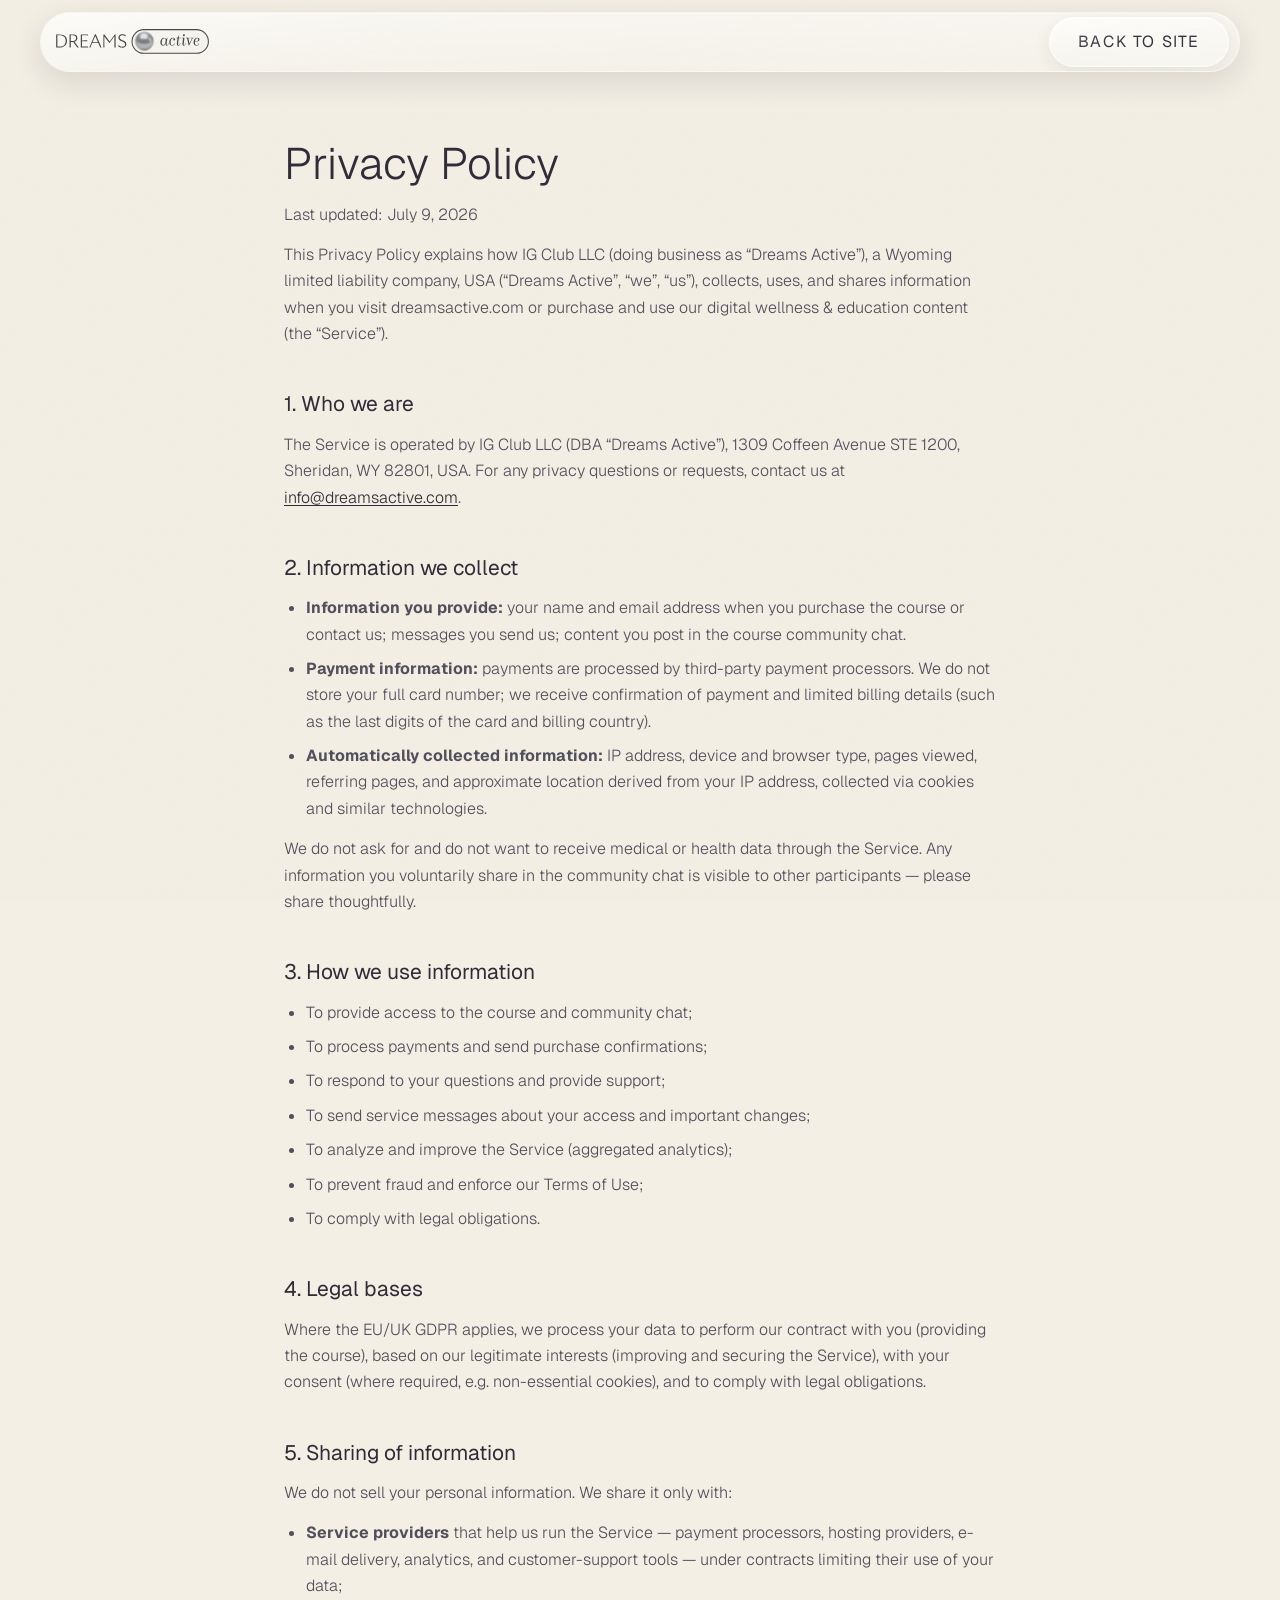
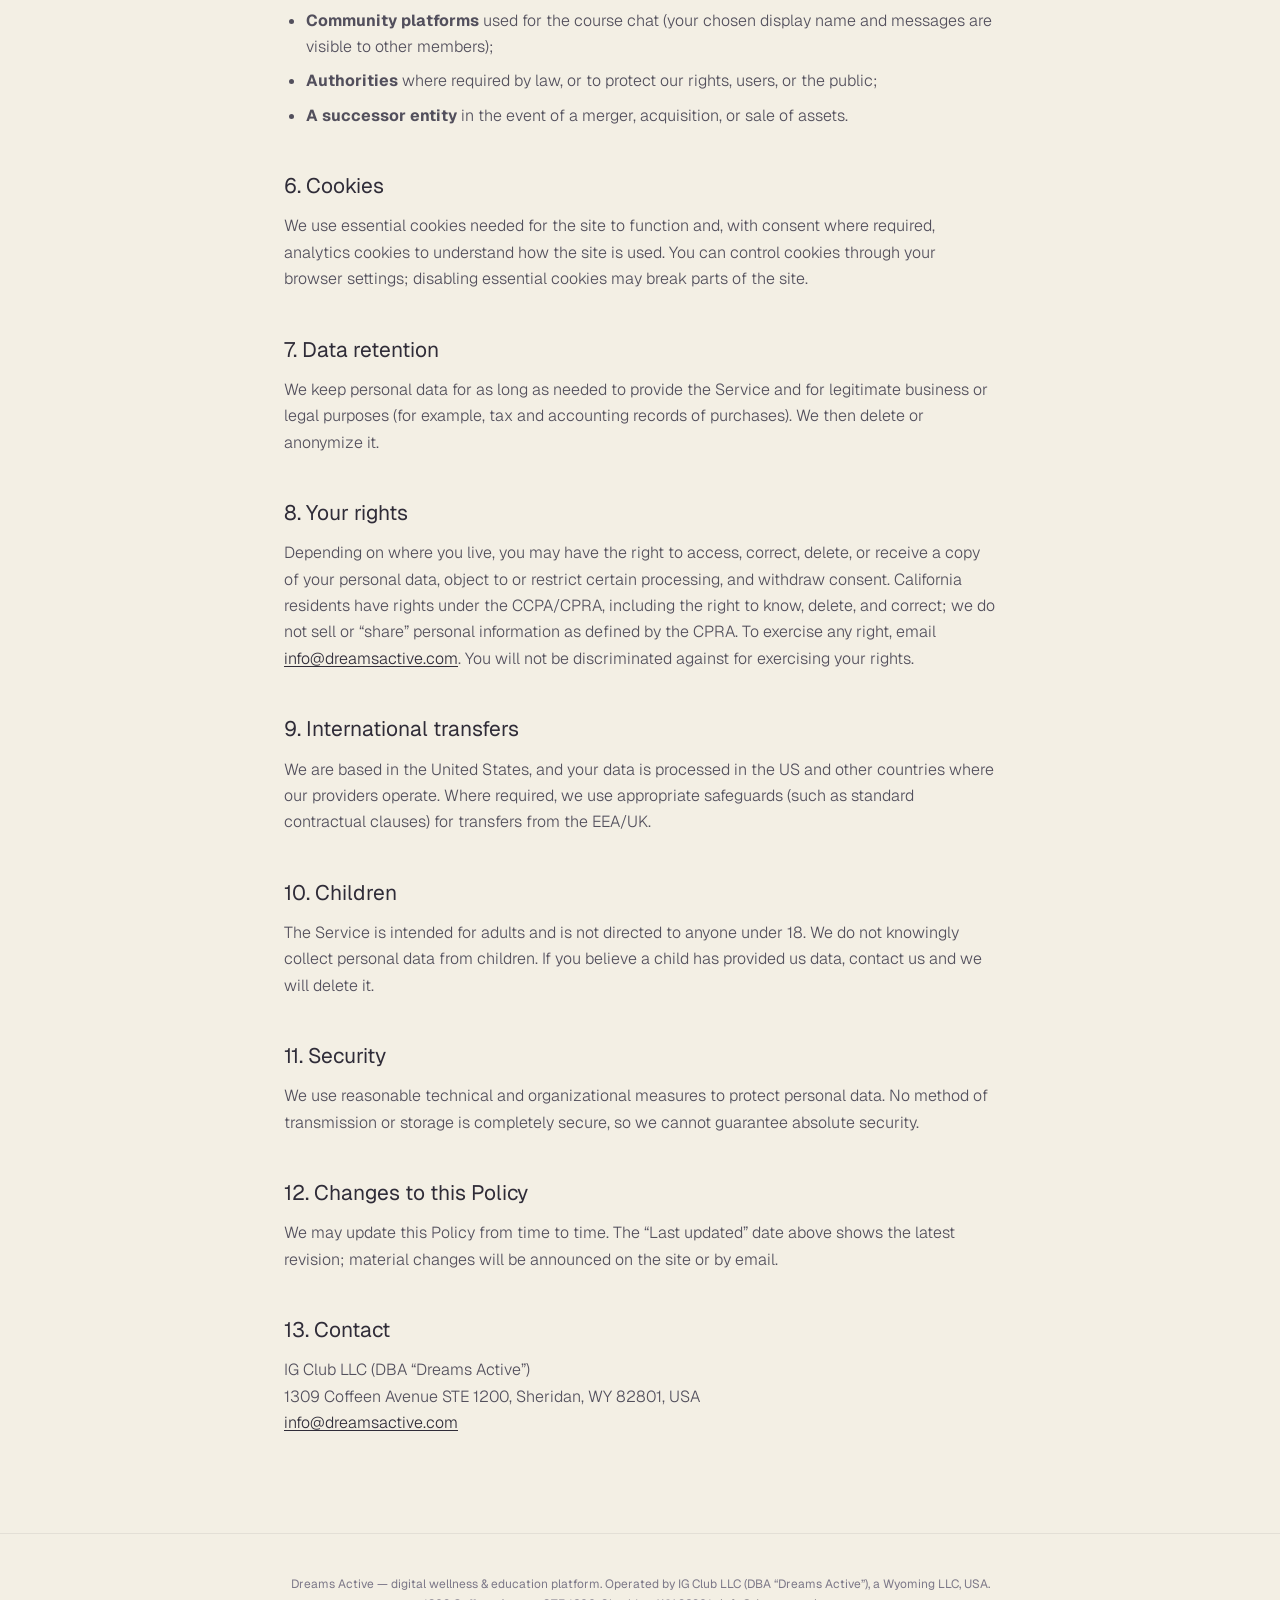
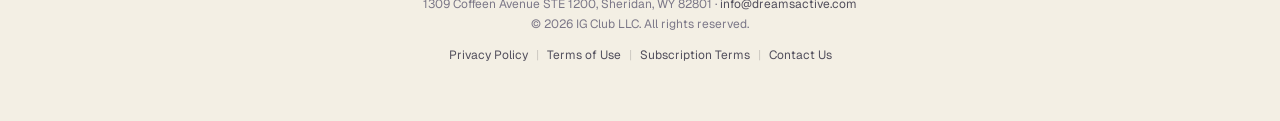
<file: legal/privacy.html>
<!DOCTYPE html>
<html lang="en">
  <head>
    <meta charset="UTF-8" />
    <meta name="viewport" content="width=device-width, initial-scale=1.0" />
    <meta name="theme-color" content="#e8e4d3" />
    <title>Privacy Policy — Dreams Active</title>
    <link rel="icon" type="image/png" sizes="32x32" href="../assets/favicon-32.png" />
    <link rel="icon" type="image/png" sizes="16x16" href="../assets/favicon-16.png" />
    <meta name="robots" content="noindex" />
    <meta name="description" content="Privacy Policy for Dreams Active, operated by IG Club LLC." />
    <link rel="stylesheet" href="../styles.css?v=20260630a" />
    <link rel="stylesheet" href="../glass.css?v=20260710l" />
  </head>
  <body id="top" class="glass">
    <!-- ── Header ──────────────────────────────────────────── -->
    <header class="site-header scrolled" id="site-header">
      <div class="container header-inner">
        <a class="brand" href="../en/" aria-label="Dreams Active — home">
          <img class="brand-logo-full" src="../assets/logo-horizontal.svg" alt="Dreams Active" draggable="false" />
        </a>
        <div class="header-actions">
          <a href="../en/" class="btn btn--outline">Back to site</a>
        </div>
      </div>
    </header>

    <main>
      <article class="legal-doc">
        <h1>Privacy Policy</h1>
        <p class="legal-updated">Last updated: July 9, 2026</p>

        <p>
          This Privacy Policy explains how IG Club LLC (doing business as
          “Dreams Active”), a Wyoming limited liability company, USA
          (“Dreams Active”, “we”, “us”), collects, uses, and shares
          information when you visit dreamsactive.com or purchase and use our
          digital wellness &amp; education content (the “Service”).
        </p>

        <h2>1. Who we are</h2>
        <p>
          The Service is operated by IG Club LLC (DBA “Dreams Active”),
          1309 Coffeen Avenue STE 1200, Sheridan, WY 82801, USA. For any
          privacy questions or requests, contact us at
          <a href="mailto:info@dreamsactive.com">info@dreamsactive.com</a>.
        </p>

        <h2>2. Information we collect</h2>
        <ul>
          <li>
            <strong>Information you provide:</strong> your name and email
            address when you purchase the course or contact us; messages you
            send us; content you post in the course community chat.
          </li>
          <li>
            <strong>Payment information:</strong> payments are processed by
            third-party payment processors. We do not store your full card
            number; we receive confirmation of payment and limited billing
            details (such as the last digits of the card and billing country).
          </li>
          <li>
            <strong>Automatically collected information:</strong> IP address,
            device and browser type, pages viewed, referring pages, and
            approximate location derived from your IP address, collected via
            cookies and similar technologies.
          </li>
        </ul>
        <p>
          We do not ask for and do not want to receive medical or health data
          through the Service. Any information you voluntarily share in the
          community chat is visible to other participants — please share
          thoughtfully.
        </p>

        <h2>3. How we use information</h2>
        <ul>
          <li>To provide access to the course and community chat;</li>
          <li>To process payments and send purchase confirmations;</li>
          <li>To respond to your questions and provide support;</li>
          <li>To send service messages about your access and important changes;</li>
          <li>To analyze and improve the Service (aggregated analytics);</li>
          <li>To prevent fraud and enforce our Terms of Use;</li>
          <li>To comply with legal obligations.</li>
        </ul>

        <h2>4. Legal bases</h2>
        <p>
          Where the EU/UK GDPR applies, we process your data to perform our
          contract with you (providing the course), based on our legitimate
          interests (improving and securing the Service), with your consent
          (where required, e.g. non-essential cookies), and to comply with
          legal obligations.
        </p>

        <h2>5. Sharing of information</h2>
        <p>We do not sell your personal information. We share it only with:</p>
        <ul>
          <li>
            <strong>Service providers</strong> that help us run the Service —
            payment processors, hosting providers, e-mail delivery, analytics,
            and customer-support tools — under contracts limiting their use of
            your data;
          </li>
          <li>
            <strong>Community platforms</strong> used for the course chat (your
            chosen display name and messages are visible to other members);
          </li>
          <li>
            <strong>Authorities</strong> where required by law, or to protect
            our rights, users, or the public;
          </li>
          <li>
            <strong>A successor entity</strong> in the event of a merger,
            acquisition, or sale of assets.
          </li>
        </ul>

        <h2>6. Cookies</h2>
        <p>
          We use essential cookies needed for the site to function and, with
          consent where required, analytics cookies to understand how the site
          is used. You can control cookies through your browser settings;
          disabling essential cookies may break parts of the site.
        </p>

        <h2>7. Data retention</h2>
        <p>
          We keep personal data for as long as needed to provide the Service
          and for legitimate business or legal purposes (for example, tax and
          accounting records of purchases). We then delete or anonymize it.
        </p>

        <h2>8. Your rights</h2>
        <p>
          Depending on where you live, you may have the right to access,
          correct, delete, or receive a copy of your personal data, object to
          or restrict certain processing, and withdraw consent. California
          residents have rights under the CCPA/CPRA, including the right to
          know, delete, and correct; we do not sell or “share” personal
          information as defined by the CPRA. To exercise any right, email
          <a href="mailto:info@dreamsactive.com">info@dreamsactive.com</a>.
          You will not be discriminated against for exercising your rights.
        </p>

        <h2>9. International transfers</h2>
        <p>
          We are based in the United States, and your data is processed in the
          US and other countries where our providers operate. Where required,
          we use appropriate safeguards (such as standard contractual clauses)
          for transfers from the EEA/UK.
        </p>

        <h2>10. Children</h2>
        <p>
          The Service is intended for adults and is not directed to anyone
          under 18. We do not knowingly collect personal data from children.
          If you believe a child has provided us data, contact us and we will
          delete it.
        </p>

        <h2>11. Security</h2>
        <p>
          We use reasonable technical and organizational measures to protect
          personal data. No method of transmission or storage is completely
          secure, so we cannot guarantee absolute security.
        </p>

        <h2>12. Changes to this Policy</h2>
        <p>
          We may update this Policy from time to time. The “Last updated” date
          above shows the latest revision; material changes will be announced
          on the site or by email.
        </p>

        <h2>13. Contact</h2>
        <p>
          IG Club LLC (DBA “Dreams Active”)<br />
          1309 Coffeen Avenue STE 1200, Sheridan, WY 82801, USA<br />
          <a href="mailto:info@dreamsactive.com">info@dreamsactive.com</a>
        </p>
      </article>
    </main>

    <!-- ── Footer ──────────────────────────────────────────── -->
    <footer class="legal-footer">
      <div>
        Dreams Active — digital wellness &amp; education platform.
        Operated by IG Club LLC (DBA “Dreams Active”), a Wyoming LLC, USA.<br />
        1309 Coffeen Avenue STE 1200, Sheridan, WY 82801 ·
        <a href="mailto:info@dreamsactive.com">info@dreamsactive.com</a>
      </div>
      <div>© 2026 IG Club LLC. All rights reserved.</div>
      <nav class="footer-legal-links" aria-label="Legal">
        <a href="privacy.html" aria-current="true">Privacy Policy</a>
        <span class="sep">|</span>
        <a href="terms.html">Terms of Use</a>
        <span class="sep">|</span>
        <a href="subscription-terms.html">Subscription Terms</a>
        <span class="sep">|</span>
        <a href="mailto:info@dreamsactive.com">Contact Us</a>
      </nav>
    </footer>
  </body>
</html>
</file>
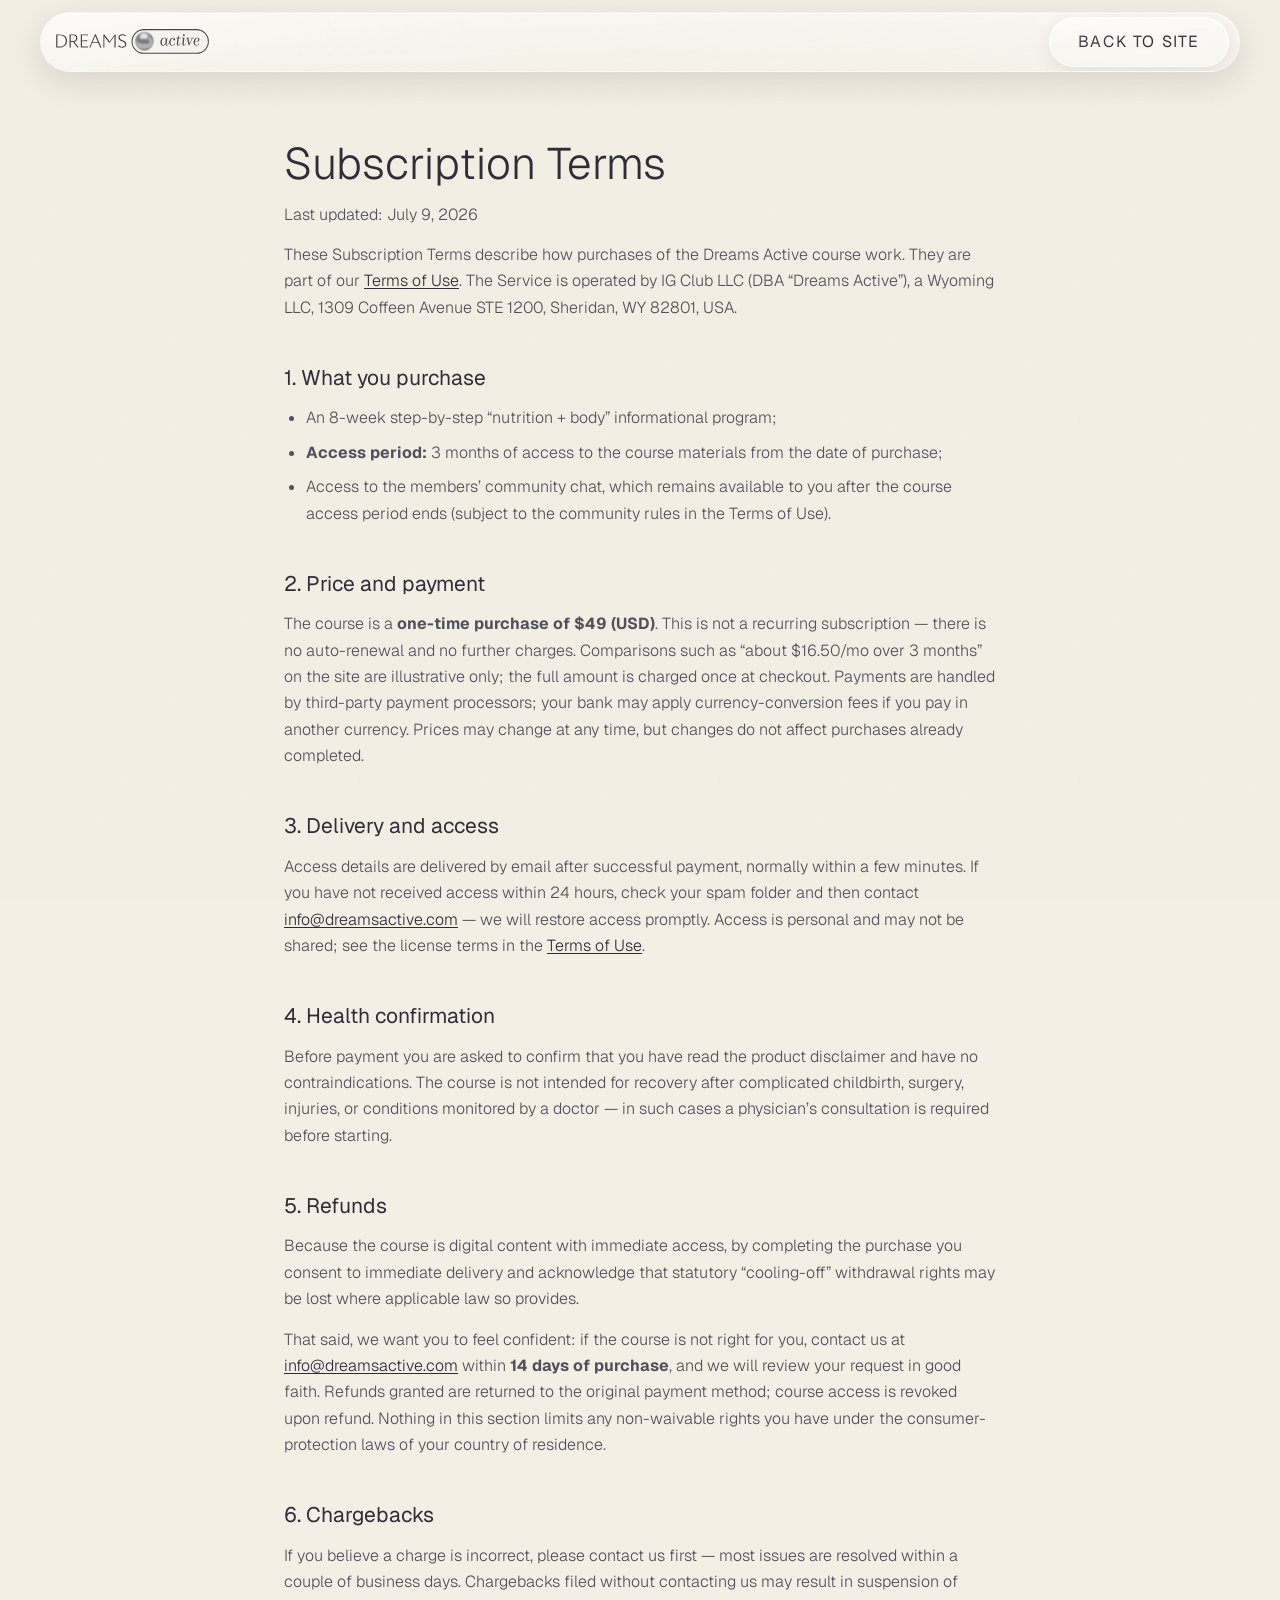
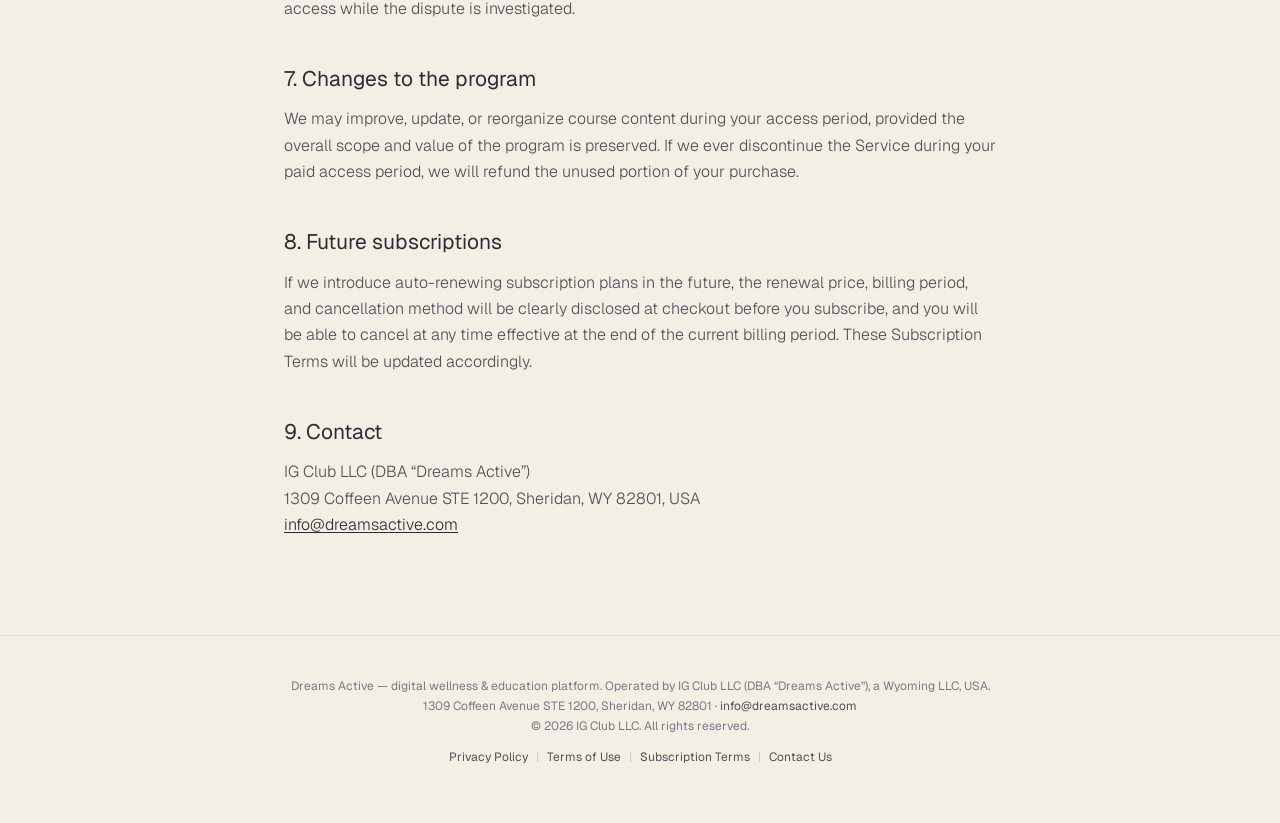
<file: legal/subscription-terms.html>
<!DOCTYPE html>
<html lang="en">
  <head>
    <meta charset="UTF-8" />
    <meta name="viewport" content="width=device-width, initial-scale=1.0" />
    <meta name="theme-color" content="#e8e4d3" />
    <title>Subscription Terms — Dreams Active</title>
    <link rel="icon" type="image/png" sizes="32x32" href="../assets/favicon-32.png" />
    <link rel="icon" type="image/png" sizes="16x16" href="../assets/favicon-16.png" />
    <meta name="robots" content="noindex" />
    <meta name="description" content="Purchase and subscription terms for Dreams Active, operated by IG Club LLC." />
    <link rel="stylesheet" href="../styles.css?v=20260630a" />
    <link rel="stylesheet" href="../glass.css?v=20260710l" />
  </head>
  <body id="top" class="glass">
    <!-- ── Header ──────────────────────────────────────────── -->
    <header class="site-header scrolled" id="site-header">
      <div class="container header-inner">
        <a class="brand" href="../en/" aria-label="Dreams Active — home">
          <img class="brand-logo-full" src="../assets/logo-horizontal.svg" alt="Dreams Active" draggable="false" />
        </a>
        <div class="header-actions">
          <a href="../en/" class="btn btn--outline">Back to site</a>
        </div>
      </div>
    </header>

    <main>
      <article class="legal-doc">
        <h1>Subscription Terms</h1>
        <p class="legal-updated">Last updated: July 9, 2026</p>

        <p>
          These Subscription Terms describe how purchases of the Dreams Active
          course work. They are part of our
          <a href="terms.html">Terms of Use</a>. The Service is operated by
          IG Club LLC (DBA “Dreams Active”), a Wyoming LLC, 1309 Coffeen
          Avenue STE 1200, Sheridan, WY 82801, USA.
        </p>

        <h2>1. What you purchase</h2>
        <ul>
          <li>
            An 8-week step-by-step “nutrition + body” informational program;
          </li>
          <li>
            <strong>Access period:</strong> 3 months of access to the course
            materials from the date of purchase;
          </li>
          <li>
            Access to the members’ community chat, which remains available to
            you after the course access period ends (subject to the community
            rules in the Terms of Use).
          </li>
        </ul>

        <h2>2. Price and payment</h2>
        <p>
          The course is a <strong>one-time purchase of $49 (USD)</strong>.
          This is not a recurring subscription — there is no auto-renewal and
          no further charges. Comparisons such as “about $16.50/mo over 3
          months” on the site are illustrative only; the full amount is
          charged once at checkout. Payments are handled by third-party
          payment processors; your bank may apply currency-conversion fees if
          you pay in another currency. Prices may change at any time, but
          changes do not affect purchases already completed.
        </p>

        <h2>3. Delivery and access</h2>
        <p>
          Access details are delivered by email after successful payment,
          normally within a few minutes. If you have not received access
          within 24 hours, check your spam folder and then contact
          <a href="mailto:info@dreamsactive.com">info@dreamsactive.com</a> —
          we will restore access promptly. Access is personal and may not be
          shared; see the license terms in the
          <a href="terms.html">Terms of Use</a>.
        </p>

        <h2>4. Health confirmation</h2>
        <p>
          Before payment you are asked to confirm that you have read the
          product disclaimer and have no contraindications. The course is not
          intended for recovery after complicated childbirth, surgery,
          injuries, or conditions monitored by a doctor — in such cases a
          physician’s consultation is required before starting.
        </p>

        <h2>5. Refunds</h2>
        <p>
          Because the course is digital content with immediate access, by
          completing the purchase you consent to immediate delivery and
          acknowledge that statutory “cooling-off” withdrawal rights may be
          lost where applicable law so provides.
        </p>
        <p>
          That said, we want you to feel confident: if the course is not right
          for you, contact us at
          <a href="mailto:info@dreamsactive.com">info@dreamsactive.com</a>
          within <strong>14 days of purchase</strong>, and we will review your
          request in good faith. Refunds granted are returned to the original
          payment method; course access is revoked upon refund. Nothing in
          this section limits any non-waivable rights you have under the
          consumer-protection laws of your country of residence.
        </p>

        <h2>6. Chargebacks</h2>
        <p>
          If you believe a charge is incorrect, please contact us first — most
          issues are resolved within a couple of business days. Chargebacks
          filed without contacting us may result in suspension of access while
          the dispute is investigated.
        </p>

        <h2>7. Changes to the program</h2>
        <p>
          We may improve, update, or reorganize course content during your
          access period, provided the overall scope and value of the program
          is preserved. If we ever discontinue the Service during your paid
          access period, we will refund the unused portion of your purchase.
        </p>

        <h2>8. Future subscriptions</h2>
        <p>
          If we introduce auto-renewing subscription plans in the future, the
          renewal price, billing period, and cancellation method will be
          clearly disclosed at checkout before you subscribe, and you will be
          able to cancel at any time effective at the end of the current
          billing period. These Subscription Terms will be updated
          accordingly.
        </p>

        <h2>9. Contact</h2>
        <p>
          IG Club LLC (DBA “Dreams Active”)<br />
          1309 Coffeen Avenue STE 1200, Sheridan, WY 82801, USA<br />
          <a href="mailto:info@dreamsactive.com">info@dreamsactive.com</a>
        </p>
      </article>
    </main>

    <!-- ── Footer ──────────────────────────────────────────── -->
    <footer class="legal-footer">
      <div>
        Dreams Active — digital wellness &amp; education platform.
        Operated by IG Club LLC (DBA “Dreams Active”), a Wyoming LLC, USA.<br />
        1309 Coffeen Avenue STE 1200, Sheridan, WY 82801 ·
        <a href="mailto:info@dreamsactive.com">info@dreamsactive.com</a>
      </div>
      <div>© 2026 IG Club LLC. All rights reserved.</div>
      <nav class="footer-legal-links" aria-label="Legal">
        <a href="privacy.html">Privacy Policy</a>
        <span class="sep">|</span>
        <a href="terms.html">Terms of Use</a>
        <span class="sep">|</span>
        <a href="subscription-terms.html" aria-current="true">Subscription Terms</a>
        <span class="sep">|</span>
        <a href="mailto:info@dreamsactive.com">Contact Us</a>
      </nav>
    </footer>
  </body>
</html>
</file>
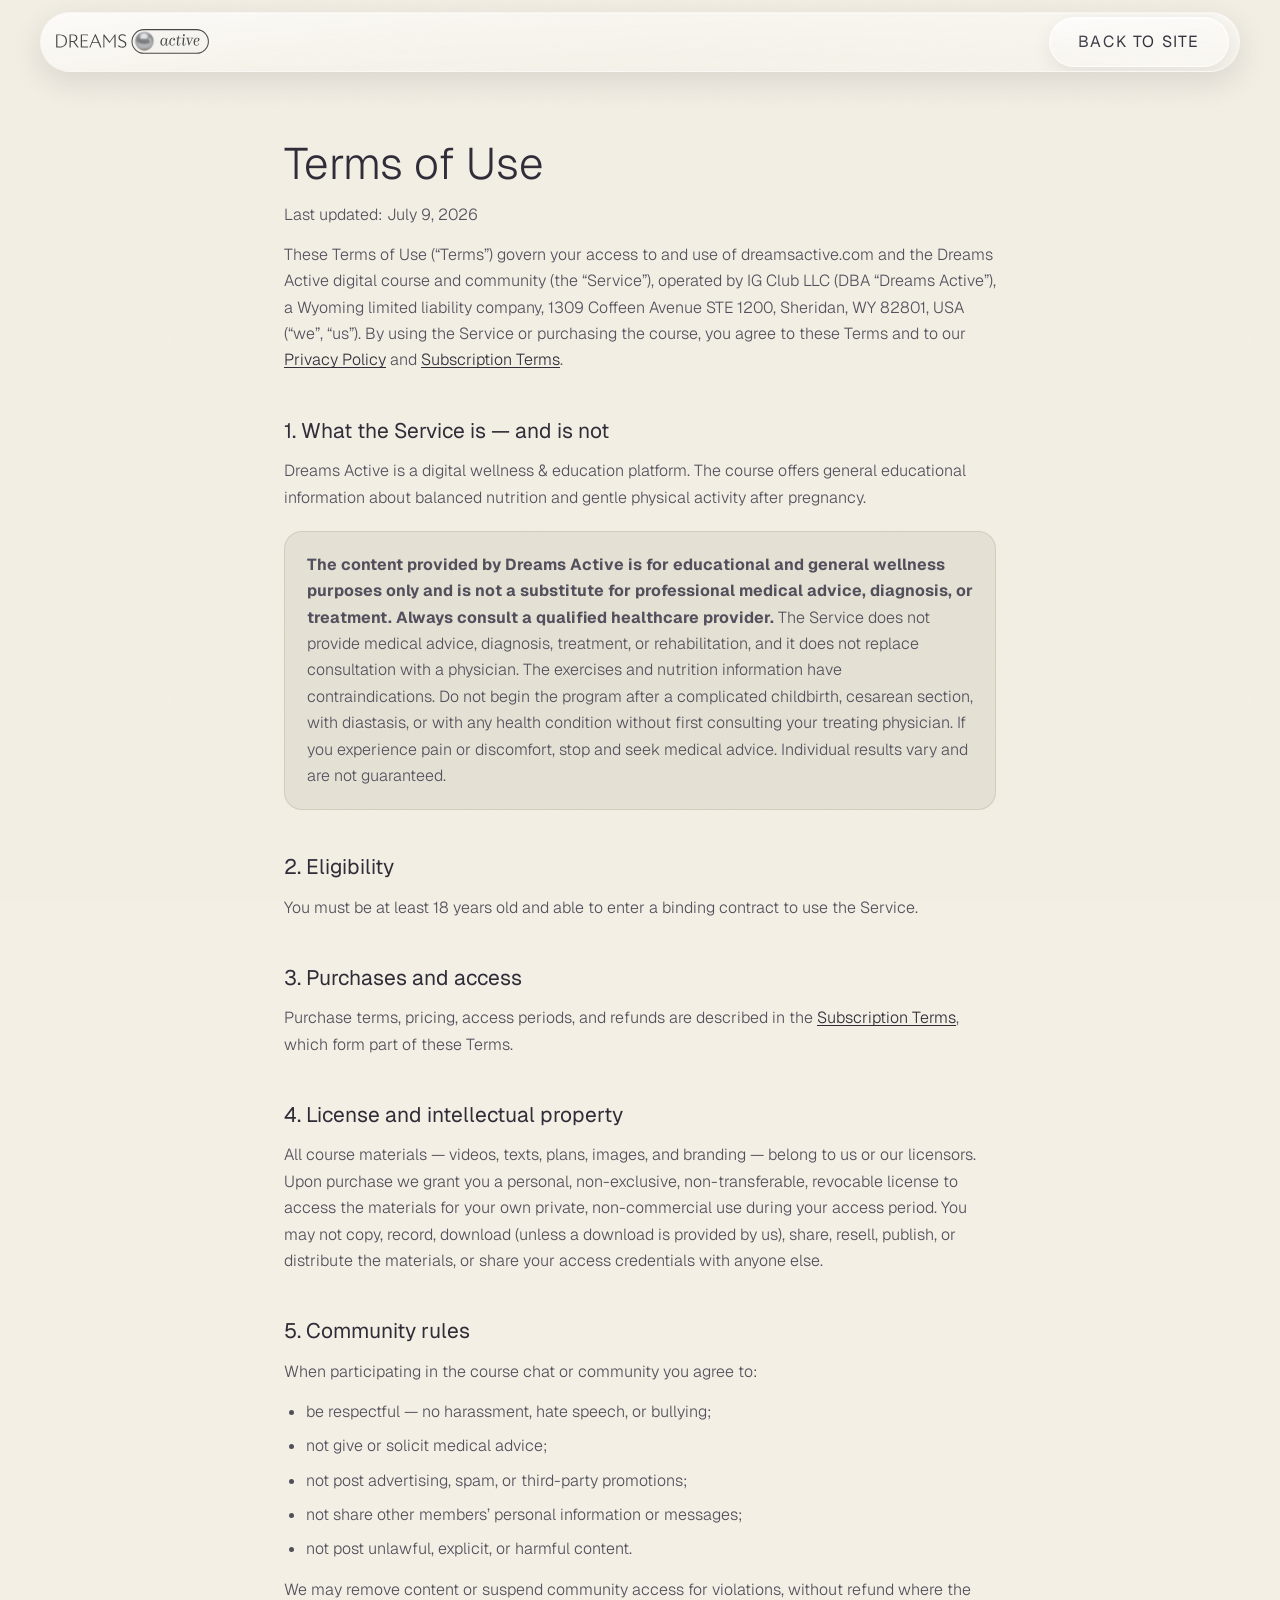
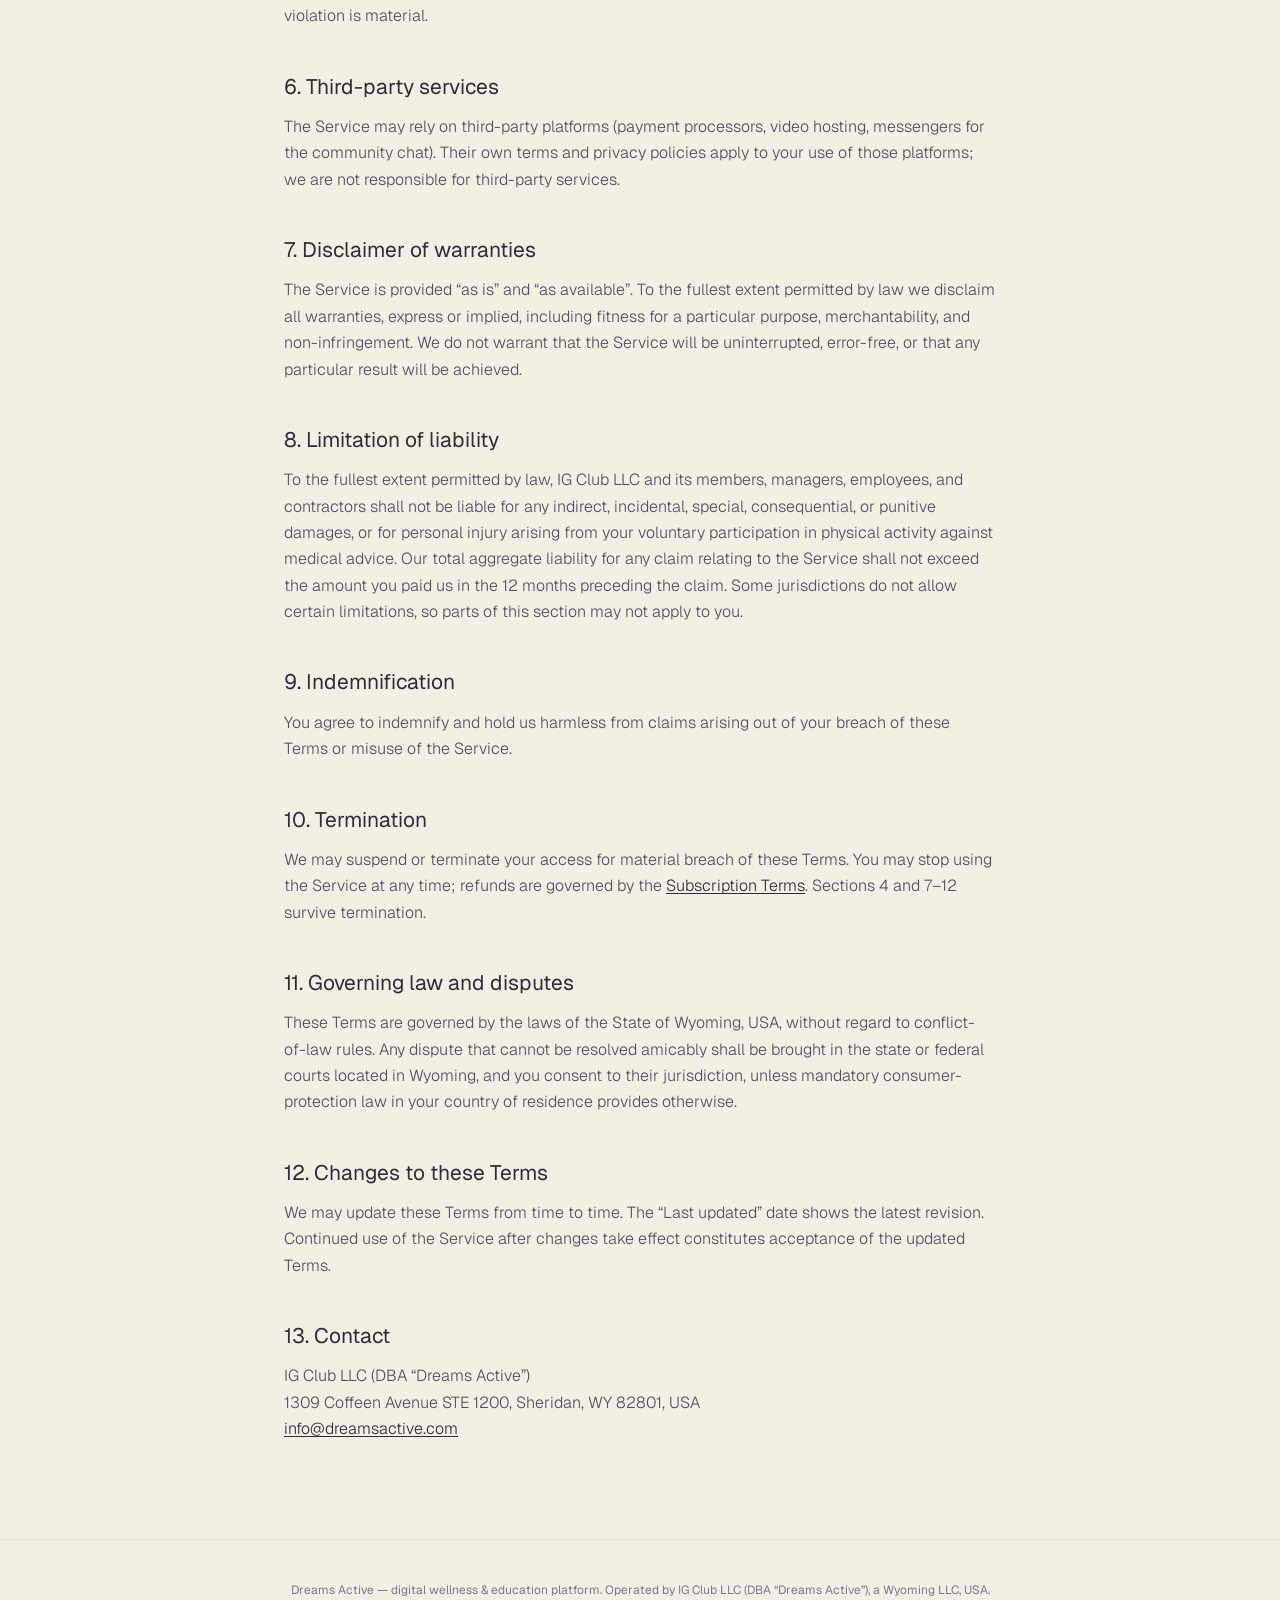
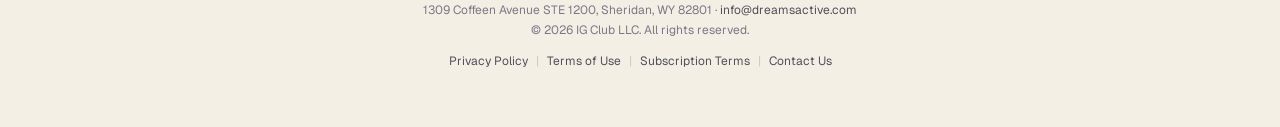
<file: legal/terms.html>
<!DOCTYPE html>
<html lang="en">
  <head>
    <meta charset="UTF-8" />
    <meta name="viewport" content="width=device-width, initial-scale=1.0" />
    <meta name="theme-color" content="#e8e4d3" />
    <title>Terms of Use — Dreams Active</title>
    <link rel="icon" type="image/png" sizes="32x32" href="../assets/favicon-32.png" />
    <link rel="icon" type="image/png" sizes="16x16" href="../assets/favicon-16.png" />
    <meta name="robots" content="noindex" />
    <meta name="description" content="Terms of Use for Dreams Active, operated by IG Club LLC." />
    <link rel="stylesheet" href="../styles.css?v=20260630a" />
    <link rel="stylesheet" href="../glass.css?v=20260710l" />
  </head>
  <body id="top" class="glass">
    <!-- ── Header ──────────────────────────────────────────── -->
    <header class="site-header scrolled" id="site-header">
      <div class="container header-inner">
        <a class="brand" href="../en/" aria-label="Dreams Active — home">
          <img class="brand-logo-full" src="../assets/logo-horizontal.svg" alt="Dreams Active" draggable="false" />
        </a>
        <div class="header-actions">
          <a href="../en/" class="btn btn--outline">Back to site</a>
        </div>
      </div>
    </header>

    <main>
      <article class="legal-doc">
        <h1>Terms of Use</h1>
        <p class="legal-updated">Last updated: July 9, 2026</p>

        <p>
          These Terms of Use (“Terms”) govern your access to and use of
          dreamsactive.com and the Dreams Active digital course and community
          (the “Service”), operated by IG Club LLC (DBA “Dreams Active”), a
          Wyoming limited liability company, 1309 Coffeen Avenue STE 1200,
          Sheridan, WY 82801, USA (“we”, “us”). By using the Service or
          purchasing the course, you agree to these Terms and to our
          <a href="privacy.html">Privacy Policy</a> and
          <a href="subscription-terms.html">Subscription Terms</a>.
        </p>

        <h2>1. What the Service is — and is not</h2>
        <p>
          Dreams Active is a digital wellness &amp; education platform. The
          course offers general educational information about balanced
          nutrition and gentle physical activity after pregnancy.
        </p>
        <div class="legal-callout">
          <p>
            <strong>The content provided by Dreams Active is for educational
            and general wellness purposes only and is not a substitute for
            professional medical advice, diagnosis, or treatment. Always
            consult a qualified healthcare provider.</strong> The Service does
            not provide medical advice, diagnosis, treatment, or
            rehabilitation, and it does not replace consultation with a
            physician. The
            exercises and nutrition information have contraindications. Do not
            begin the program after a complicated childbirth, cesarean
            section, with diastasis, or with any health condition without
            first consulting your treating physician. If you experience pain
            or discomfort, stop and seek medical advice. Individual results
            vary and are not guaranteed.
          </p>
        </div>

        <h2>2. Eligibility</h2>
        <p>
          You must be at least 18 years old and able to enter a binding
          contract to use the Service.
        </p>

        <h2>3. Purchases and access</h2>
        <p>
          Purchase terms, pricing, access periods, and refunds are described
          in the <a href="subscription-terms.html">Subscription Terms</a>,
          which form part of these Terms.
        </p>

        <h2>4. License and intellectual property</h2>
        <p>
          All course materials — videos, texts, plans, images, and branding —
          belong to us or our licensors. Upon purchase we grant you a
          personal, non-exclusive, non-transferable, revocable license to
          access the materials for your own private, non-commercial use during
          your access period. You may not copy, record, download (unless a
          download is provided by us), share, resell, publish, or distribute
          the materials, or share your access credentials with anyone else.
        </p>

        <h2>5. Community rules</h2>
        <p>When participating in the course chat or community you agree to:</p>
        <ul>
          <li>be respectful — no harassment, hate speech, or bullying;</li>
          <li>not give or solicit medical advice;</li>
          <li>not post advertising, spam, or third-party promotions;</li>
          <li>not share other members’ personal information or messages;</li>
          <li>not post unlawful, explicit, or harmful content.</li>
        </ul>
        <p>
          We may remove content or suspend community access for violations,
          without refund where the violation is material.
        </p>

        <h2>6. Third-party services</h2>
        <p>
          The Service may rely on third-party platforms (payment processors,
          video hosting, messengers for the community chat). Their own terms
          and privacy policies apply to your use of those platforms; we are
          not responsible for third-party services.
        </p>

        <h2>7. Disclaimer of warranties</h2>
        <p>
          The Service is provided “as is” and “as available”. To the fullest
          extent permitted by law we disclaim all warranties, express or
          implied, including fitness for a particular purpose,
          merchantability, and non-infringement. We do not warrant that the
          Service will be uninterrupted, error-free, or that any particular
          result will be achieved.
        </p>

        <h2>8. Limitation of liability</h2>
        <p>
          To the fullest extent permitted by law, IG Club LLC and its members,
          managers, employees, and contractors shall not be liable for any
          indirect, incidental, special, consequential, or punitive damages,
          or for personal injury arising from your voluntary participation in
          physical activity against medical advice. Our total aggregate
          liability for any claim relating to the Service shall not exceed the
          amount you paid us in the 12 months preceding the claim. Some
          jurisdictions do not allow certain limitations, so parts of this
          section may not apply to you.
        </p>

        <h2>9. Indemnification</h2>
        <p>
          You agree to indemnify and hold us harmless from claims arising out
          of your breach of these Terms or misuse of the Service.
        </p>

        <h2>10. Termination</h2>
        <p>
          We may suspend or terminate your access for material breach of these
          Terms. You may stop using the Service at any time; refunds are
          governed by the <a href="subscription-terms.html">Subscription
          Terms</a>. Sections 4 and 7–12 survive termination.
        </p>

        <h2>11. Governing law and disputes</h2>
        <p>
          These Terms are governed by the laws of the State of Wyoming, USA,
          without regard to conflict-of-law rules. Any dispute that cannot be
          resolved amicably shall be brought in the state or federal courts
          located in Wyoming, and you consent to their jurisdiction, unless
          mandatory consumer-protection law in your country of residence
          provides otherwise.
        </p>

        <h2>12. Changes to these Terms</h2>
        <p>
          We may update these Terms from time to time. The “Last updated” date
          shows the latest revision. Continued use of the Service after
          changes take effect constitutes acceptance of the updated Terms.
        </p>

        <h2>13. Contact</h2>
        <p>
          IG Club LLC (DBA “Dreams Active”)<br />
          1309 Coffeen Avenue STE 1200, Sheridan, WY 82801, USA<br />
          <a href="mailto:info@dreamsactive.com">info@dreamsactive.com</a>
        </p>
      </article>
    </main>

    <!-- ── Footer ──────────────────────────────────────────── -->
    <footer class="legal-footer">
      <div>
        Dreams Active — digital wellness &amp; education platform.
        Operated by IG Club LLC (DBA “Dreams Active”), a Wyoming LLC, USA.<br />
        1309 Coffeen Avenue STE 1200, Sheridan, WY 82801 ·
        <a href="mailto:info@dreamsactive.com">info@dreamsactive.com</a>
      </div>
      <div>© 2026 IG Club LLC. All rights reserved.</div>
      <nav class="footer-legal-links" aria-label="Legal">
        <a href="privacy.html">Privacy Policy</a>
        <span class="sep">|</span>
        <a href="terms.html" aria-current="true">Terms of Use</a>
        <span class="sep">|</span>
        <a href="subscription-terms.html">Subscription Terms</a>
        <span class="sep">|</span>
        <a href="mailto:info@dreamsactive.com">Contact Us</a>
      </nav>
    </footer>
  </body>
</html>
</file>
<file: styles.css>
/* ============================================================
   Dreams Active · pure HTML/CSS
   Single warm-wellness theme (cream + sage-olive + beige).
   All colour routed through semantic CSS variables.
   ============================================================ */

@font-face {
  font-family: "Geist";
  src: url("fonts/Geist-VariableFont_wght.ttf") format("truetype-variations");
  font-weight: 100 900;
  font-style: normal;
  font-display: swap;
}

/* ── Theme tokens — warm wellness (cream + sage-olive + beige) ── */
:root {
  --bg: #efe9dc;
  --bg-header: rgba(239, 233, 220, 0.82);
  --bg-header-solid: rgba(239, 233, 220, 0.97);

  --fg: #3e3b2c;
  --fg-muted: #5c5849;
  --fg-quiet: #8a8472;

  --surface-card: #fbf8f1;
  --surface-soft: #e8e0d0;
  --surface-tint: #e3d9c7;
  --glass: #f6f1e6;

  --panel: #87886b;
  --panel-border: rgba(62, 59, 44, 0.18);
  --panel-fg: #f4efe4;
  --panel-fg-muted: #e4decf;
  --panel-dot: #f4efe4;

  --line: rgba(62, 59, 44, 0.14);
  --line-soft: rgba(62, 59, 44, 0.1);
  --line-strong: rgba(62, 59, 44, 0.55);
  --line-strong-quiet: rgba(62, 59, 44, 0.22);

  --accent: #6e7150;
  --accent-hover: #5c5f40;
  --accent-fg: #f4efe4;
  --dot: #7c7e5c;
  --eyebrow: #8a8472;

  --outline-hover-bg: #3e3b2c;
  --outline-hover-fg: #efe9dc;

  --orb-glow: radial-gradient(circle, rgba(135, 136, 107, 0.22), transparent 65%);
  --orb-shadow: 0 0 70px rgba(135, 136, 107, 0.3);

  --closing-overlay: linear-gradient(
    to top,
    rgba(239, 233, 220, 0.94) 0%,
    rgba(239, 233, 220, 0.5) 45%,
    rgba(239, 233, 220, 0.1) 100%
  );
  --closing-fg: #3e3b2c;
  --closing-fg-muted: #5c5849;

  --selection-bg: #87886b;
  --selection-fg: #f4efe4;

  --shadow-card: 0 8px 32px rgba(62, 59, 44, 0.1);

  /* Radii */
  --r-md: 16px;
  --r-pill: 50px;
  --r-pebble: 119.5px;

  /* Motion */
  --dur: 220ms;
  --ease: cubic-bezier(0.16, 1, 0.3, 1);

  --font: "Geist", ui-sans-serif, system-ui, sans-serif;
}

* {
  box-sizing: border-box;
  margin: 0;
  padding: 0;
}

html {
  scroll-behavior: smooth;
  overflow-x: clip;
}

body {
  background: var(--bg);
  color: var(--fg);
  font-family: var(--font);
  font-size: 16px;
  line-height: 1.4;
  -webkit-font-smoothing: antialiased;
  text-rendering: optimizeLegibility;
  transition:
    background var(--dur) var(--ease),
    color var(--dur) var(--ease);
}

img {
  display: block;
  max-width: 100%;
}

a {
  color: inherit;
  text-decoration: none;
}

::selection {
  background: var(--selection-bg);
  color: var(--selection-fg);
}

/* ── Layout helpers ───────────────────────────────────────── */
.container {
  width: 100%;
  max-width: 1200px;
  margin: 0 auto;
  padding-left: 24px;
  padding-right: 24px;
}

.section {
  padding-top: 96px;
  padding-bottom: 96px;
}

.eyebrow {
  text-transform: uppercase;
  letter-spacing: 0.12em;
  font-size: 12px;
  font-weight: 400;
  color: var(--eyebrow);
  margin-bottom: 20px;
}

.section-title {
  font-weight: 300;
  font-size: clamp(28px, 4vw, 44px);
  line-height: 1.05;
  letter-spacing: -0.005em;
  max-width: 22ch;
  color: var(--fg);
}

.lead {
  font-weight: 300;
  font-size: 18px;
  line-height: 1.6;
  color: var(--fg-muted);
}

.dot {
  flex: 0 0 auto;
  width: 6px;
  height: 6px;
  border-radius: 9999px;
  background: var(--dot);
  margin-top: 0.55em;
}

/* ── Buttons ──────────────────────────────────────────────── */
.btn {
  display: inline-flex;
  align-items: center;
  justify-content: center;
  gap: 8px;
  font-size: 16px;
  letter-spacing: 0.1em;
  text-transform: uppercase;
  line-height: 1;
  border-radius: var(--r-pill);
  padding: 16px 28px;
  cursor: pointer;
  white-space: nowrap;
  border: 1px solid transparent;
  transition:
    transform var(--dur) var(--ease),
    background var(--dur) var(--ease),
    color var(--dur) var(--ease),
    border-color var(--dur) var(--ease);
}
.btn:active {
  transform: scale(0.97);
}
.btn--primary {
  background: var(--accent);
  color: var(--accent-fg);
  border-color: var(--accent);
}
.btn--primary:hover {
  background: var(--accent-hover);
  border-color: var(--accent-hover);
}
.btn--outline {
  background: transparent;
  color: var(--fg);
  border-color: var(--line-strong);
}
.btn--outline:hover {
  background: var(--outline-hover-bg);
  color: var(--outline-hover-fg);
}

.pebble {
  border-radius: var(--r-pebble);
  background: var(--glass);
  border: 1px solid var(--line-strong-quiet);
}

/* ── Header ───────────────────────────────────────────────── */
.site-header {
  position: fixed;
  inset: 0 0 auto 0;
  z-index: 50;
  border-bottom: 1px solid transparent;
  transition:
    background var(--dur) var(--ease),
    border-color var(--dur) var(--ease);
}
.site-header.scrolled {
  background: var(--bg-header);
  backdrop-filter: blur(12px);
  -webkit-backdrop-filter: blur(12px);
}
.header-inner {
  display: flex;
  align-items: center;
  justify-content: space-between;
  height: 64px;
}
.brand {
  display: flex;
  align-items: center;
  gap: 12px;
}
.brand-logo {
  height: 36px;
  width: auto;
  display: block;
}
/* Small pearl mark in the header (top-left) */
.brand-pearl {
  display: block;
  height: 30px;
  width: 30px;
  object-fit: contain;
  filter: drop-shadow(var(--orb-shadow));
}
/* Brand lockup centred in the hero: pearl mark + wordmark */
.hero-logo {
  display: flex;
  flex-direction: column;
  align-items: center;
  gap: 12px;
  margin: 0 auto 26px;
}
.hero-pearl {
  display: block;
  height: 56px;
  width: 56px;
  object-fit: contain;
  filter: drop-shadow(var(--orb-shadow));
}
.hero-wordmark {
  font-size: 22px;
  font-weight: 400;
  letter-spacing: 0.02em;
  color: var(--fg);
}
/* Footer brand wordmark beside the pearl */
.footer-wordmark {
  font-size: 20px;
  font-weight: 500;
  letter-spacing: 0.06em;
  text-transform: uppercase;
  color: var(--fg);
}
.brand-tagline {
  font-size: 13px;
  letter-spacing: 0.02em;
  line-height: 1.1;
  color: var(--fg-muted);
  white-space: nowrap;
}
.brand-tagline-sep {
  color: var(--line-strong-quiet);
  margin: 0 2px;
}
@media (max-width: 420px) {
  .brand-tagline {
    font-size: 11px;
  }
}
.nav {
  display: none;
  align-items: center;
  gap: 32px;
}
.nav a {
  font-size: 14px;
  color: var(--fg-muted);
  transition: color var(--dur) var(--ease);
}
.nav a:hover {
  color: var(--fg);
}
.header-actions {
  display: flex;
  align-items: center;
  gap: 12px;
}
.header-cta {
  display: none;
}

/* Round icon buttons (theme toggle + hamburger) */
.icon-btn {
  display: inline-flex;
  align-items: center;
  justify-content: center;
  width: 40px;
  height: 40px;
  border-radius: 9999px;
  border: 1px solid var(--line-strong-quiet);
  background: transparent;
  color: var(--fg-muted);
  cursor: pointer;
  transition:
    color var(--dur) var(--ease),
    border-color var(--dur) var(--ease);
}
.icon-btn:hover {
  color: var(--fg);
}
.icon-btn svg {
  width: 18px;
  height: 18px;
}
.menu-toggle {
  display: inline-flex;
}
.menu-toggle span {
  position: relative;
  width: 16px;
  height: 12px;
}
.menu-toggle span i {
  position: absolute;
  left: 0;
  height: 1px;
  width: 16px;
  background: currentColor;
  transition:
    transform var(--dur) var(--ease),
    opacity var(--dur) var(--ease),
    top var(--dur) var(--ease);
}
.menu-toggle span i:nth-child(1) {
  top: 0;
}
.menu-toggle span i:nth-child(2) {
  top: 5.5px;
}
.menu-toggle span i:nth-child(3) {
  top: 11px;
}
.site-header.menu-open .menu-toggle span i:nth-child(1) {
  top: 5.5px;
  transform: rotate(45deg);
}
.site-header.menu-open .menu-toggle span i:nth-child(2) {
  opacity: 0;
}
.site-header.menu-open .menu-toggle span i:nth-child(3) {
  top: 5.5px;
  transform: rotate(-45deg);
}

.mobile-sheet {
  overflow: hidden;
  max-height: 0;
  background: var(--bg-header-solid);
  backdrop-filter: blur(12px);
  -webkit-backdrop-filter: blur(12px);
  border-top: 1px solid transparent;
  transition: max-height var(--dur) var(--ease);
}
.site-header.menu-open .mobile-sheet {
  max-height: 340px;
  border-top-color: var(--line);
}
.mobile-sheet nav {
  display: flex;
  flex-direction: column;
  gap: 4px;
  padding: 16px 0 20px;
}
.mobile-sheet nav a {
  font-size: 16px;
  color: var(--fg-muted);
  padding: 12px 8px;
  border-radius: 12px;
  transition:
    background var(--dur) var(--ease),
    color var(--dur) var(--ease);
}
.mobile-sheet nav a:hover {
  background: var(--surface-card);
  color: var(--fg);
}
.mobile-sheet .btn {
  width: 100%;
  margin-top: 8px;
}

/* ── Hero ─────────────────────────────────────────────────── */
.hero {
  position: relative;
  overflow: hidden;
  text-align: center;
  padding-top: 128px;
  padding-bottom: 96px;
}
.orb-glow {
  position: absolute;
  left: 50%;
  top: 96px;
  width: 520px;
  height: 520px;
  max-width: 90vw;
  transform: translateX(-50%);
  background: var(--orb-glow);
  filter: blur(120px);
  pointer-events: none;
  z-index: -1;
}
.pearl {
  width: 120px;
  height: 120px;
  object-fit: contain;
  margin: 0 auto 22px;
  filter: drop-shadow(var(--orb-shadow));
  display: none; /* shown in the desktop collage; on mobile the stage is the visual */
}
.hero-content {
  position: relative;
  z-index: 2;
  max-width: 640px;
}

/* ── Hero photo collage ───────────────────────────────────────
   Mobile-first: a swipeable two-slide carousel above the text —
   slide 1 = the two mothers, slide 2 = the four real-photo
   polaroids. Desktop (≥1200) re-lays it out around the text. */
.hero-stage {
  display: flex;
  overflow-x: auto;
  scroll-snap-type: x mandatory;
  -webkit-overflow-scrolling: touch;
  width: 100%;
  max-width: 480px;
  height: 350px;
  margin: 0 auto 14px;
  scrollbar-width: none;
}
.hero-stage::-webkit-scrollbar {
  display: none;
}
.hero-slide {
  position: relative;
  flex: 0 0 100%;
  width: 100%;
  height: 100%;
  scroll-snap-align: center;
}
.hero-lady {
  position: absolute;
  bottom: 0;
  height: 264px;
  width: auto;
  z-index: 1;
  pointer-events: none;
  user-select: none;
}
.hero-lady--left {
  left: 3%;
}
.hero-lady--right {
  right: 3%;
}
.hero-polaroids {
  position: absolute;
  inset: 0;
  z-index: 2;
  pointer-events: none;
}
.polaroid {
  position: absolute;
  display: block;
  padding: 6px 6px 8px;
  background: #fff;
  border-radius: 3px;
  box-shadow: 0 10px 26px rgba(0, 0, 0, 0.18);
}
.polaroid img {
  display: block;
  width: 100%;
  height: 100%;
  object-fit: cover;
  border-radius: 1px;
}
.polaroid--1 {
  width: 118px;
  top: 14px;
  left: 6%;
  transform: rotate(-6deg);
}
.polaroid--1 img {
  aspect-ratio: 3 / 4;
}
.polaroid--2 {
  width: 150px;
  top: 26px;
  right: 5%;
  transform: rotate(5deg);
}
.polaroid--2 img {
  aspect-ratio: 16 / 10;
}
.polaroid--3 {
  width: 118px;
  bottom: 14px;
  left: 8%;
  transform: rotate(4deg);
}
.polaroid--3 img {
  aspect-ratio: 3 / 4;
}
.polaroid--4 {
  width: 150px;
  bottom: 24px;
  right: 6%;
  transform: rotate(-5deg);
}
.polaroid--4 img {
  aspect-ratio: 16 / 10;
}
.hero-dots {
  display: flex;
  justify-content: center;
  gap: 8px;
  margin: 0 0 16px;
}
.hero-dots span {
  width: 7px;
  height: 7px;
  border-radius: 50%;
  background: var(--line-strong-quiet);
  transition: background var(--dur) var(--ease);
}
.hero-dots span.on {
  background: var(--fg-quiet);
}
.hero-title {
  font-weight: 400;
  font-size: clamp(40px, 7vw, 88px);
  line-height: 1;
  letter-spacing: -0.01em;
  max-width: 16ch;
  margin: 0 auto;
  color: var(--fg);
}
.hero-sub {
  font-weight: 300;
  font-size: 18px;
  line-height: 1.55;
  color: var(--fg-muted);
  max-width: 44ch;
  margin: 28px auto 0;
}
.cta-row {
  display: flex;
  flex-direction: column;
  align-items: center;
  gap: 16px;
  margin-top: 40px;
}
.meta-row {
  display: flex;
  flex-wrap: wrap;
  align-items: center;
  justify-content: center;
  gap: 12px 32px;
  margin-top: 48px;
  list-style: none;
  font-size: 14px;
  color: var(--fg-quiet);
}
.meta-row .sep {
  width: 4px;
  height: 4px;
  border-radius: 9999px;
  background: var(--line-strong-quiet);
}
.meta-row--col {
  flex-direction: column;
  gap: 10px;
}

/* ── Problem ──────────────────────────────────────────────── */
.problem-grid {
  margin-top: 56px;
  display: grid;
  grid-template-columns: 1fr;
  gap: 1px;
  background: var(--line);
  border: 1px solid var(--line);
  border-radius: var(--r-md);
  overflow: hidden;
}
.problem-item {
  display: flex;
  align-items: flex-start;
  gap: 16px;
  background: var(--surface-soft);
  padding: 32px;
}
.problem-num {
  font-size: 14px;
  color: var(--accent);
  font-variant-numeric: tabular-nums;
  margin-top: 2px;
}
.problem-item p {
  font-weight: 300;
  font-size: 18px;
  line-height: 1.55;
  color: var(--fg-muted);
}

/* ── Bullet list (problem / generic) ──────────────────────── */
.bullets {
  list-style: none;
  display: flex;
  flex-direction: column;
  gap: 16px;
  margin-top: 28px;
}
.bullets li {
  display: flex;
  align-items: flex-start;
  gap: 12px;
  font-weight: 300;
  font-size: 18px;
  line-height: 1.4;
  color: var(--fg-muted);
}

/* ── Topic tags / chips ───────────────────────────────────── */
.tags {
  list-style: none;
  display: flex;
  flex-wrap: wrap;
  gap: 10px;
  margin-top: 24px;
}
.tag {
  font-size: 13px;
  letter-spacing: 0.02em;
  color: var(--fg-muted);
  border: 1px solid var(--line-strong-quiet);
  border-radius: 9999px;
  padding: 8px 16px;
}

/* ── Centered statement ───────────────────────────────────── */
.statement {
  text-align: center;
  max-width: 760px;
  margin: 0 auto;
}
.statement .section-title {
  margin: 0 auto;
}
.statement .lead {
  margin: 24px auto 0;
  max-width: 52ch;
}

/* ── Split (solution) ─────────────────────────────────────── */
.split {
  display: grid;
  grid-template-columns: 1fr;
  gap: 48px;
  align-items: center;
}
.split .lead {
  margin-top: 28px;
  max-width: 48ch;
}
.note-row {
  display: flex;
  align-items: flex-start;
  gap: 12px;
  margin-top: 36px;
  font-size: 14px;
  color: var(--fg-quiet);
}
.media-pebble {
  overflow: hidden;
  border-radius: 88px;
  border: 1px solid var(--line);
}
.media-pebble img {
  width: 100%;
  aspect-ratio: 4 / 5;
  object-fit: cover;
}

/* ── Program pillars ──────────────────────────────────────── */
.pillars {
  margin-top: 56px;
  display: grid;
  grid-template-columns: 1fr;
  gap: 24px;
}
.pillar-card {
  display: flex;
  flex-direction: column;
  background: var(--surface-card);
  border: 1px solid var(--line);
  border-radius: var(--r-md);
  box-shadow: var(--shadow-card);
  padding: 32px;
}
.pillar-card .head {
  display: flex;
  align-items: center;
  gap: 12px;
  margin-bottom: 24px;
}
.pillar-card .num {
  font-size: 12px;
  letter-spacing: 0.12em;
  text-transform: uppercase;
  color: var(--fg-quiet);
}
.pillar-card h3 {
  font-weight: 300;
  font-size: 24px;
  color: var(--fg);
}
.pillar-card p {
  font-weight: 300;
  font-size: 18px;
  line-height: 1.55;
  color: var(--fg-muted);
  margin-top: 16px;
}
.program-foot {
  margin-top: 40px;
  text-align: center;
  font-size: 14px;
  color: var(--fg-quiet);
}

/* ── Outcomes (через 4 / 8 недель) ────────────────────────── */
.outcomes {
  margin-top: 24px;
  display: grid;
  grid-template-columns: 1fr 1fr;
  gap: 24px;
}
@media (max-width: 720px) {
  .outcomes {
    grid-template-columns: 1fr;
  }
}
.outcome-card {
  background: var(--surface-card);
  border: 1px solid var(--line);
  border-radius: var(--r-md);
  padding: 28px 30px 30px;
}
.outcome-photo {
  display: block;
  width: 100%;
  height: auto;
  border-radius: var(--r-md);
  margin-bottom: 22px;
}
.outcome-pill {
  display: inline-block;
  background: #b18a93;
  color: #fdf6f4;
  font-size: 12px;
  letter-spacing: 0.1em;
  text-transform: uppercase;
  padding: 8px 18px;
  border-radius: 999px;
  margin-bottom: 22px;
}
.outcome-list {
  list-style: none;
  display: flex;
  flex-direction: column;
  gap: 16px;
}
.outcome-list li {
  position: relative;
  padding-left: 26px;
  font-size: 16px;
  line-height: 1.45;
  color: var(--fg-muted);
}
.outcome-list li::before {
  content: "+";
  position: absolute;
  left: 0;
  top: -1px;
  font-size: 18px;
  font-weight: 500;
  color: #b18a93;
}

/* ── Timeline ─────────────────────────────────────────────── */
.timeline {
  margin-top: 56px;
  display: grid;
  grid-template-columns: 1fr;
  gap: 24px;
}
.timeline-card {
  display: flex;
  flex-direction: column;
  padding: 32px;
  border-radius: var(--r-md);
  background: var(--surface-soft);
  border: 1px solid var(--line);
}
.timeline-card--feature {
  background: var(--panel);
  border: 1px solid var(--panel-border);
  border-radius: 64px;
  color: var(--panel-fg);
}
.timeline-card .eyebrow {
  margin-bottom: 24px;
}
.timeline-card--feature .eyebrow {
  color: var(--panel-fg-muted);
}
.timeline-card ul {
  list-style: none;
  display: flex;
  flex-direction: column;
  gap: 16px;
}
.timeline-card li {
  display: flex;
  align-items: flex-start;
  gap: 12px;
  font-weight: 300;
  font-size: 16px;
  line-height: 1.3;
  color: var(--fg-muted);
}
.timeline-card--feature li {
  color: var(--panel-fg);
}
.timeline-card--feature .dot {
  background: var(--panel-dot);
}

/* ── Team ─────────────────────────────────────────────────── */
.team-grid {
  margin-top: 56px;
  display: grid;
  grid-template-columns: 1fr;
  gap: 24px;
}
/* Team section sits on its own tinted (sage) band */
.team-section {
  background: rgba(135, 136, 107, 0.15);
}
.team-card {
  background: var(--surface-card);
  border: 1px solid var(--line);
  border-radius: var(--r-md);
  box-shadow: var(--shadow-card);
  padding: 32px;
}
/* Author portrait (cutout photo) at the top of each card */
.team-portrait {
  aspect-ratio: 4 / 3;
  margin: 0 0 22px;
  border-radius: var(--r-md);
  overflow: hidden;
  background: var(--surface-soft);
}
.team-portrait img {
  display: block;
  width: 100%;
  height: 100%;
  object-fit: cover;
  object-position: center;
}
.team-card .head {
  display: flex;
  align-items: center;
  gap: 16px;
  margin-bottom: 28px;
}
.avatar {
  display: inline-flex;
  align-items: center;
  justify-content: center;
  width: 48px;
  height: 48px;
  border-radius: 9999px;
  border: 1px solid var(--line-strong-quiet);
  font-size: 16px;
  color: var(--fg-muted);
}
.team-card .avatar-dot {
  width: 6px;
  height: 6px;
  border-radius: 9999px;
  background: var(--dot);
}
.team-card h3 {
  font-weight: 300;
  font-size: 20px;
  color: var(--fg);
}
.team-card .role {
  margin-top: 8px;
  font-size: 14px;
  text-transform: uppercase;
  letter-spacing: 0.08em;
  color: var(--fg-quiet);
}
.team-card p {
  margin-top: 20px;
  font-weight: 300;
  font-size: 18px;
  line-height: 1.55;
  color: var(--fg-muted);
}

/* ── Pricing ──────────────────────────────────────────────── */
.pricing-wrap {
  max-width: 1000px;
  margin: 0 auto;
}
.pricing-pebble {
  border-radius: 72px;
  padding: 56px 32px;
  background: var(--glass);
  border: 1px solid var(--line-strong-quiet);
}
.pricing-grid {
  display: grid;
  grid-template-columns: 1fr;
  gap: 48px;
  align-items: center;
}
.price {
  display: flex;
  align-items: baseline;
  gap: 12px;
  margin-top: 32px;
}
.price .amount {
  font-weight: 300;
  font-size: 48px;
  color: var(--fg);
}
.price .unit {
  font-size: 14px;
  color: var(--fg-quiet);
}
.pricing-cta {
  display: flex;
  flex-direction: column;
  gap: 16px;
  margin-top: 40px;
}
.includes {
  list-style: none;
  display: flex;
  flex-direction: column;
  gap: 20px;
}
.includes li {
  display: flex;
  align-items: flex-start;
  gap: 12px;
  font-weight: 300;
  font-size: 18px;
  color: var(--fg-muted);
  padding-bottom: 20px;
  border-bottom: 1px solid var(--line-soft);
}
.includes li:last-child {
  border-bottom: 0;
  padding-bottom: 0;
}
.pay-note {
  margin-top: 18px;
  font-size: 12px;
  line-height: 1.5;
  color: var(--fg-quiet);
  max-width: 44ch;
}

/* ── Closing ──────────────────────────────────────────────── */
.closing-card {
  position: relative;
  overflow: hidden;
  border-radius: 64px;
}
.closing-card img {
  width: 100%;
  height: 60vh;
  min-height: 420px;
  object-fit: cover;
}
.closing-card .overlay {
  position: absolute;
  inset: 0;
  background: var(--closing-overlay);
}
.closing-card .closing-text {
  position: absolute;
  inset: auto 0 0 0;
  padding: 32px;
  text-align: center;
}
.closing-card h2 {
  font-weight: 300;
  font-size: clamp(28px, 4.5vw, 52px);
  line-height: 1.05;
  max-width: 20ch;
  margin: 0 auto;
  color: var(--closing-fg);
}
.closing-card .closing-sub {
  font-weight: 300;
  font-size: 18px;
  color: var(--closing-fg-muted);
  max-width: 42ch;
  margin: 20px auto 0;
}
.closing-card .closing-cta {
  margin-top: 36px;
}

/* ── Before / After carousel ──────────────────────────────── */
.section--tint {
  background: var(--surface-tint);
}
.ba-grid {
  max-width: 940px;
  margin: 0 auto;
  display: grid;
  grid-template-columns: 1fr 1fr;
  gap: 12px;
}
@media (min-width: 720px) {
  .ba-grid {
    grid-template-columns: repeat(4, 1fr);
  }
}
.ba-video {
  max-width: 860px;
  margin: 0 auto;
}
.ba-video video {
  display: block;
  width: 100%;
  border-radius: var(--r-md);
  background: var(--surface-soft);
}
.ba-photo {
  position: relative;
  margin: 0;
  border-radius: var(--r-md);
  overflow: hidden;
  background: var(--surface-soft);
}
.ba-photo img {
  display: block;
  width: 100%;
  aspect-ratio: 3 / 4;
  object-fit: cover;
  object-position: center;
}
.ba-photo figcaption {
  position: absolute;
  top: 12px;
  left: 12px;
  font-size: 12px;
  text-transform: uppercase;
  letter-spacing: 0.1em;
  color: #fff;
  background: rgba(0, 0, 0, 0.5);
  padding: 5px 13px;
  border-radius: 999px;
}
.ba-note {
  text-align: center;
  font-size: 12px;
  color: var(--fg-quiet);
  margin-top: 16px;
}

/* ── Fullscreen closing photo + text ──────────────────────── */
.fullscreen-photo {
  position: relative;
  width: 100%;
  height: 100vh;
  min-height: 520px;
  overflow: hidden;
}
.fullscreen-photo > img {
  display: block;
  width: 100%;
  height: 100%;
  object-fit: cover;
  object-position: center;
}
.fullscreen-overlay {
  position: absolute;
  inset: 0;
  background: linear-gradient(
    to top,
    rgba(0, 0, 0, 0.62) 0%,
    rgba(0, 0, 0, 0.22) 38%,
    rgba(0, 0, 0, 0) 68%
  );
}
.fullscreen-text {
  position: absolute;
  inset: auto 0 0 0;
  padding: 0 24px clamp(48px, 9vh, 110px);
  text-align: center;
  color: #fff;
}
.fullscreen-text h2 {
  font-weight: 300;
  font-size: clamp(28px, 4.5vw, 52px);
  line-height: 1.05;
  max-width: 20ch;
  margin: 0 auto;
  color: #fff;
}
.fullscreen-text p {
  font-weight: 300;
  font-size: 18px;
  color: rgba(255, 255, 255, 0.86);
  max-width: 42ch;
  margin: 18px auto 0;
}
.fullscreen-text .btn {
  margin-top: 32px;
}
.fullscreen-text .eyebrow {
  color: rgba(255, 255, 255, 0.72);
}
.fullscreen-text .bullets {
  align-items: center;
  margin-top: 26px;
}
.fullscreen-text .bullets li {
  color: rgba(255, 255, 255, 0.92);
  font-size: clamp(16px, 2.2vw, 20px);
}

/* Centered variant — text in the vertical middle, slightly stronger veil */
.fullscreen-photo--center .fullscreen-overlay {
  background: linear-gradient(
    to top,
    rgba(0, 0, 0, 0.55) 0%,
    rgba(0, 0, 0, 0.32) 50%,
    rgba(0, 0, 0, 0.45) 100%
  );
}
.fullscreen-photo--center .fullscreen-text {
  inset: 0;
  display: flex;
  flex-direction: column;
  align-items: center;
  justify-content: center;
  padding: 100px 24px;
}
.fullscreen-photo--center .fullscreen-text h2 {
  max-width: 24ch;
}

/* Top variant — text in the upper part of the photo */
.fullscreen-photo--top .fullscreen-overlay {
  background: linear-gradient(
    to bottom,
    rgba(0, 0, 0, 0.6) 0%,
    rgba(0, 0, 0, 0.28) 32%,
    rgba(0, 0, 0, 0) 62%
  );
}
.fullscreen-photo--top .fullscreen-text {
  inset: 0 0 auto 0;
  padding: clamp(96px, 17vh, 168px) 24px 0;
}

/* ── Footer ───────────────────────────────────────────────── */
.site-footer {
  border-top: 1px solid var(--line-soft);
  padding: 64px 0;
}
.footer-top {
  display: flex;
  flex-direction: column;
  gap: 40px;
}
.site-footer .brand-logo {
  height: 48px;
}
.footer-tagline {
  margin-top: 20px;
  max-width: 34ch;
  font-weight: 300;
  font-size: 14px;
  line-height: 1.6;
  color: var(--fg-quiet);
}
.footer-nav {
  display: flex;
  flex-wrap: wrap;
  gap: 12px 32px;
  font-size: 14px;
  color: var(--fg-muted);
}
.footer-nav a {
  transition: color var(--dur) var(--ease);
}
.footer-nav a:hover {
  color: var(--fg);
}
.legal-disclaimer {
  margin-top: 48px;
  padding-top: 24px;
  border-top: 1px solid var(--line-soft);
  max-width: 90ch;
  font-size: 12px;
  line-height: 1.6;
  color: var(--fg-quiet);
}
.footer-legal {
  margin-top: 24px;
  font-size: 12px;
  color: var(--fg-quiet);
}

/* ── Diplomas gallery ─────────────────────────────────────── */
.diploma-group {
  margin-top: 48px;
}
.diploma-person {
  font-size: 14px;
  text-transform: uppercase;
  letter-spacing: 0.08em;
  color: var(--fg-quiet);
  margin-bottom: 20px;
}
.diploma-note {
  display: block;
  margin-top: 6px;
  font-size: 12px;
  letter-spacing: 0;
  text-transform: none;
  color: var(--fg-quiet);
}
.diploma-note--foot {
  margin-top: 24px;
}
.diploma-grid {
  margin-top: 56px;
  display: grid;
  grid-template-columns: repeat(2, 1fr);
  gap: 16px;
  align-items: start;
}
.diploma-card {
  display: flex;
  flex-direction: column;
  gap: 12px;
  padding: 0;
  margin: 0;
  background: none;
  border: 0;
  text-align: left;
  font: inherit;
  color: inherit;
  cursor: pointer;
}
.diploma-thumb {
  width: 100%;
  aspect-ratio: 1 / 1.414; /* A4 portrait */
  object-fit: cover;
  object-position: top center;
  border-radius: var(--r-md);
  border: 1px solid var(--line);
  background: var(--surface-card);
  transition:
    transform var(--dur) var(--ease),
    border-color var(--dur) var(--ease);
}
/* Landscape documents (certificate, sport ID) */
.diploma-card--wide {
  grid-column: span 2;
}
.diploma-card--wide .diploma-thumb {
  aspect-ratio: 3 / 2;
  object-position: center;
}
.diploma-card:hover .diploma-thumb {
  transform: translateY(-2px);
  border-color: var(--line-strong-quiet);
}
.diploma-cap {
  font-size: 13px;
  line-height: 1.4;
  color: var(--fg-muted);
}

/* Lightbox */
.lightbox[hidden] {
  display: none;
}
.lightbox {
  position: fixed;
  inset: 0;
  z-index: 110;
  display: flex;
  align-items: center;
  justify-content: center;
  padding: 32px;
}
.lightbox-overlay {
  position: absolute;
  inset: 0;
  background: rgba(2, 13, 5, 0.82);
  backdrop-filter: blur(4px);
  -webkit-backdrop-filter: blur(4px);
}
.lightbox-img {
  position: relative;
  max-width: 100%;
  max-height: 86vh;
  border-radius: 10px;
  box-shadow: var(--shadow-card);
}
.lightbox-close {
  position: absolute;
  top: 20px;
  right: 20px;
  z-index: 1;
  color: #fff;
  border-color: rgba(221, 221, 221, 0.4);
  background: rgba(2, 13, 5, 0.4);
}

@media (min-width: 768px) {
  .diploma-grid {
    grid-template-columns: repeat(4, 1fr);
  }
  .diploma-card--wide {
    grid-column: span 2; /* landscape: 2 of 4 → two per row */
  }
}

/* ── Pre-payment disclaimer modal ─────────────────────────── */
body.modal-open {
  overflow: hidden;
}
.modal[hidden] {
  display: none;
}
.modal {
  position: fixed;
  inset: 0;
  z-index: 100;
  display: flex;
  align-items: center;
  justify-content: center;
  padding: 24px;
}
.modal-overlay {
  position: absolute;
  inset: 0;
  background: rgba(2, 13, 5, 0.55);
  backdrop-filter: blur(4px);
  -webkit-backdrop-filter: blur(4px);
}
.modal-card {
  position: relative;
  width: 100%;
  max-width: 540px;
  max-height: 88vh;
  overflow-y: auto;
  background: var(--surface-card);
  border: 1px solid var(--line);
  border-radius: 28px;
  box-shadow: var(--shadow-card);
  padding: 40px 28px 28px;
}
.modal-close {
  position: absolute;
  top: 16px;
  right: 16px;
  display: inline-flex;
  align-items: center;
  justify-content: center;
  width: 36px;
  height: 36px;
  border-radius: 9999px;
  border: 1px solid var(--line-strong-quiet);
  background: transparent;
  color: var(--fg-muted);
  cursor: pointer;
  transition: color var(--dur) var(--ease);
}
.modal-close:hover {
  color: var(--fg);
}
.modal-card h3 {
  font-weight: 300;
  font-size: 26px;
  line-height: 1.1;
  color: var(--fg);
  margin-top: 6px;
  max-width: 18ch;
}
.modal-doctor {
  margin-top: 22px;
  padding: 20px;
  border-radius: 16px;
  background: var(--surface-soft);
}
.modal-doctor p {
  font-weight: 300;
  font-size: 15px;
  line-height: 1.5;
  color: var(--fg-muted);
}
.modal-doctor p + p {
  margin-top: 12px;
}
.modal-sign {
  margin-top: 14px;
  font-size: 13px;
  color: var(--fg-quiet);
}
.modal-points {
  list-style: none;
  margin-top: 22px;
  display: flex;
  flex-direction: column;
  gap: 12px;
}
.modal-points li {
  position: relative;
  padding-left: 18px;
  font-size: 14px;
  line-height: 1.5;
  color: var(--fg-muted);
}
.modal-points li::before {
  content: "";
  position: absolute;
  left: 0;
  top: 8px;
  width: 6px;
  height: 6px;
  border-radius: 9999px;
  background: var(--accent);
}
.modal-consent {
  display: flex;
  gap: 12px;
  align-items: flex-start;
  margin-top: 24px;
  cursor: pointer;
  font-size: 14px;
  line-height: 1.45;
  color: var(--fg);
}
.modal-consent input {
  margin-top: 1px;
  width: 18px;
  height: 18px;
  flex: 0 0 auto;
  accent-color: var(--accent);
  cursor: pointer;
}
.modal-proceed {
  width: 100%;
  margin-top: 24px;
}
.modal-proceed[aria-disabled="true"] {
  opacity: 0.45;
  pointer-events: none;
}

/* ── Reveal animation ─────────────────────────────────────── */
@keyframes riseIn {
  from {
    opacity: 0;
    transform: translateY(18px);
  }
  to {
    opacity: 1;
    transform: none;
  }
}
/* Visible by default; only hidden once JS is active. */
.js .reveal {
  opacity: 0;
}
.js .reveal.in {
  animation: riseIn 0.7s var(--ease) forwards;
}

/* ── Responsive ───────────────────────────────────────────── */
@media (min-width: 640px) {
  .brand-tagline {
    display: inline;
  }
  .cta-row {
    flex-direction: row;
    justify-content: center;
  }
  .problem-grid {
    grid-template-columns: 1fr 1fr;
  }
}

@media (min-width: 768px) {
  .section {
    padding-top: 128px;
    padding-bottom: 128px;
  }
  .header-inner {
    height: 80px;
  }
  .brand-logo {
    height: 40px;
  }
  .nav {
    display: flex;
  }
  .header-cta {
    display: inline-flex;
  }
  .menu-toggle {
    display: none;
  }
  .hero {
    padding-top: 168px;
    padding-bottom: 120px;
  }
  .pearl {
    width: 150px;
    height: 150px;
  }
  .hero-sub,
  .lead {
    font-size: 20px;
  }
  .split,
  .pricing-grid {
    grid-template-columns: 1fr 1fr;
  }
  .pillars,
  .team-grid {
    grid-template-columns: 1fr 1fr;
  }
  .pillar-card,
  .team-card {
    padding: 48px;
  }
  .media-pebble {
    border-radius: var(--r-pebble);
  }
  .timeline-card {
    padding: 40px;
  }
  .timeline-card--feature {
    border-radius: var(--r-pebble);
  }
  .pricing-pebble {
    border-radius: var(--r-pebble);
    padding: 80px 64px;
  }
  .price .amount {
    font-size: 60px;
  }
  .closing-card {
    border-radius: var(--r-pebble);
  }
  .closing-card .closing-text {
    padding: 64px;
  }
  .footer-top {
    flex-direction: row;
    align-items: flex-end;
    justify-content: space-between;
  }
}

@media (min-width: 1024px) {
  .timeline {
    grid-template-columns: 1fr 1fr 1fr;
    align-items: start;
  }
}

/* Hero side figures (the two authors with babies) — desktop only */
.hero-side {
  display: none;
}
@media (min-width: 1200px) {
  .hero {
    min-height: 860px;
    display: flex;
    align-items: center;
  }
  .hero .hero-logo {
    margin-bottom: 20px;
  }
  .hero .hero-pearl {
    height: 62px;
    width: 62px;
  }
  .hero-content {
    max-width: 480px;
    margin: 0 auto;
  }
  .hero-content .hero-title {
    font-size: clamp(40px, 4.2vw, 58px);
  }
  /* Anchored by the inner edge to the centre → constant 24px gap from the
     text at any width; the outer side bleeds off-screen on narrow desktops. */
  .hero-side {
    display: block;
    position: absolute;
    bottom: 0;
    width: 560px;
    height: auto;
    z-index: 0;
    pointer-events: none;
    user-select: none;
  }
  .hero-side--left {
    left: auto;
    right: calc(50% + 264px);
  }
  .hero-side--right {
    left: calc(50% + 264px);
    right: auto;
  }
}

/* ── Scattered polaroids across the page ──────────────────── */
.section {
  position: relative;
}
.section > .container {
  position: relative;
  z-index: 1;
}
.scatter {
  display: none;
}
@media (min-width: 1100px) {
  .scatter {
    display: block;
    position: absolute;
    z-index: 0;
    pointer-events: none;
    padding: 7px 7px 9px;
    background: #fff;
    border-radius: 3px;
    box-shadow: 0 14px 32px rgba(0, 0, 0, 0.16);
  }
  .scatter img {
    display: block;
    width: 100%;
    height: 100%;
    object-fit: cover;
    border-radius: 1px;
  }
  .scatter img {
    aspect-ratio: 3 / 4;
  }
  .scatter--a {
    width: 300px;
    top: -78px;
    right: 5%;
    transform: rotate(5deg);
  }
  .scatter--b {
    width: 290px;
    bottom: -72px;
    left: 5%;
    transform: rotate(-6deg);
  }
  .scatter--c {
    width: 150px;
    top: -150px;
    left: 2%;
    transform: rotate(-5deg);
  }
  .scatter--d {
    width: 296px;
    bottom: -70px;
    right: 5%;
    transform: rotate(6deg);
  }
  .scatter--e {
    width: 286px;
    bottom: -70px;
    right: 6%;
    transform: rotate(4deg);
  }
  .scatter--f {
    width: 320px;
    bottom: -150px;
    right: 6%;
    transform: rotate(-5deg);
  }
  .scatter--f img {
    aspect-ratio: 16 / 10;
  }
}

@media (prefers-reduced-motion: reduce) {
  html {
    scroll-behavior: auto;
  }
  .js .reveal {
    opacity: 1;
    animation: none;
  }
}

/* ── Language switcher (.com — EN/ES) ─────────────────────── */
.lang-switch {
  display: inline-flex;
  align-items: center;
  gap: 6px;
  font-size: 13px;
  letter-spacing: 0.04em;
  text-transform: uppercase;
}
.lang-switch a {
  color: var(--fg-quiet);
  padding: 2px 4px;
  border-radius: 8px;
  transition: color var(--dur) var(--ease);
}
.lang-switch a:hover {
  color: var(--fg);
}
.lang-switch a[aria-current="true"] {
  color: var(--fg);
  font-weight: 600;
}
.lang-switch .sep {
  color: var(--line-strong-quiet);
}
/* In the mobile sheet, render the switch as a roomier row. */
.mobile-sheet .lang-switch {
  justify-content: center;
  gap: 14px;
  font-size: 15px;
  padding: 12px 8px 4px;
  margin-top: 4px;
  border-top: 1px solid var(--line);
}
</file>
<file: glass.css>
/* ============================================================
   Dreams Active · Liquid Glass skin
   Layered on top of styles.css. Everything is scoped to
   body.glass so the classic /en/ and /es/ pages are untouched.

   Language: Apple Liquid Glass — clear refractive material,
   strong backdrop blur + saturation, thin specular rim,
   soft inner light falloff, and colour bleeding from an
   ambient field. Surfaces stay translucent so the page
   reads as glass, not milky plastic.
   ============================================================ */

/* ── Glass design tokens ──────────────────────────────────── */
body.glass {
  --bg: #e8e4d3;

  /* Clearer fills — glass, not frosted plastic */
  --glass-fill: rgba(255, 255, 255, 0.22);
  --glass-fill-strong: rgba(255, 255, 255, 0.38);
  --glass-fill-soft: rgba(255, 255, 255, 0.14);
  --glass-tint: rgba(110, 113, 80, 0.1);

  /* Apple-like: heavy blur + boosted saturation so colour
     bleeds through the material */
  --glass-blur: saturate(200%) brightness(1.05) blur(40px);
  --glass-blur-lg: saturate(220%) brightness(1.06) blur(56px);
  --glass-blur-sm: saturate(180%) brightness(1.04) blur(20px);

  /* Thin light-catching rim + specular top edge */
  --glass-border: rgba(255, 255, 255, 0.62);
  --glass-border-soft: rgba(255, 255, 255, 0.38);
  --glass-rim: rgba(255, 255, 255, 0.72);
  --glass-hi:
    inset 0 1px 0 rgba(255, 255, 255, 0.78),
    inset 0 -0.5px 0 rgba(255, 255, 255, 0.12),
    inset 1px 0 0 rgba(255, 255, 255, 0.18),
    inset -1px 0 0 rgba(255, 255, 255, 0.1);
  --glass-sheen: linear-gradient(
    165deg,
    rgba(255, 255, 255, 0.55) 0%,
    rgba(255, 255, 255, 0.12) 28%,
    rgba(255, 255, 255, 0.02) 52%,
    rgba(255, 255, 255, 0.08) 100%
  );
  --glass-shadow:
    0 1px 0 rgba(255, 255, 255, 0.35),
    0 8px 28px rgba(40, 36, 52, 0.12),
    0 2px 6px rgba(40, 36, 52, 0.06);
  --glass-shadow-lg:
    0 1px 0 rgba(255, 255, 255, 0.4),
    0 22px 56px rgba(40, 36, 52, 0.18),
    0 6px 16px rgba(40, 36, 52, 0.08);

  --fg: #2f2c38;
  --fg-muted: #524f5c;
  --fg-quiet: #7c7888;

  --line: rgba(47, 44, 56, 0.12);
  --line-soft: rgba(47, 44, 56, 0.08);
  --line-strong-quiet: rgba(47, 44, 56, 0.2);

  --accent: #6e7150;
  --accent-hover: #5c5f40;
  --dot: #6e7150;

  --shadow-card: var(--glass-shadow);
  color: var(--fg);
}

/* ── Flat beige backdrop (no gradients) ───────────────────── */
body.glass {
  /* very light warm beige base + a slightly darker band tone */
  --beige-base: #f3efe4;
  --beige-band: #e8e1d0;
  background: var(--beige-base);
  isolation: isolate;
}

/* Soft film grain — micro-texture like real glass coatings */
body.glass::before {
  content: "";
  position: fixed;
  inset: 0;
  z-index: 9999;
  pointer-events: none;
  opacity: 0.035;
  mix-blend-mode: overlay;
  background-image: url("data:image/svg+xml,%3Csvg viewBox='0 0 256 256' xmlns='http://www.w3.org/2000/svg'%3E%3Cfilter id='n'%3E%3CfeTurbulence type='fractalNoise' baseFrequency='0.85' numOctaves='4' stitchTiles='stitch'/%3E%3C/filter%3E%3Crect width='100%25' height='100%25' filter='url(%23n)'/%3E%3C/svg%3E");
  background-size: 180px 180px;
}

/* Ambient colour blobs disabled — flat beige backdrop now. */
.glass-bg {
  display: none;
}
.glass-bg--unused {
  position: fixed;
  inset: 0;
  z-index: -2;
  overflow: hidden;
  pointer-events: none;
}
.glass-bg .blob {
  position: absolute;
  border-radius: 50%;
  filter: blur(90px);
  opacity: 0.88;
  will-change: transform;
}
.glass-bg .blob--1 {
  width: 52vw;
  height: 52vw;
  top: -12vw;
  left: -10vw;
  background: radial-gradient(circle, rgba(135, 143, 90, 0.82), transparent 68%);
  animation: floatBlob 24s ease-in-out infinite;
}
.glass-bg .blob--2 {
  width: 48vw;
  height: 48vw;
  top: 4vw;
  right: -12vw;
  background: radial-gradient(circle, rgba(206, 192, 156, 0.74), transparent 68%);
  animation: floatBlob 28s ease-in-out infinite reverse;
}
.glass-bg .blob--3 {
  width: 50vw;
  height: 50vw;
  bottom: -4vw;
  left: 12vw;
  background: radial-gradient(circle, rgba(190, 180, 118, 0.72), transparent 68%);
  animation: floatBlob 32s ease-in-out infinite;
}
.glass-bg .blob--4 {
  width: 40vw;
  height: 40vw;
  bottom: -8vw;
  right: 0;
  background: radial-gradient(circle, rgba(152, 164, 112, 0.7), transparent 68%);
  animation: floatBlob 26s ease-in-out infinite reverse;
}
@keyframes floatBlob {
  0%,
  100% {
    transform: translate3d(0, 0, 0) scale(1);
  }
  33% {
    transform: translate3d(5vw, 4vw, 0) scale(1.1);
  }
  66% {
    transform: translate3d(-4vw, 3vw, 0) scale(0.94);
  }
}
@media (prefers-reduced-motion: reduce) {
  .glass-bg .blob {
    animation: none;
  }
}

/* Shared frosted-glass recipe + refractive sheen layer */
.glass .btn--primary,
.glass .btn--outline,
.glass .tag,
.glass .icon-btn,
.glass .pillar-card,
.glass .team-card,
.glass .outcome-card,
.glass .timeline-card,
.glass .pricing-pebble,
.glass .pebble,
.glass .modal-card,
.glass .lang-switch,
.glass .site-header.scrolled .header-inner,
.glass .modal-close,
.glass .modal-doctor {
  -webkit-backdrop-filter: var(--glass-blur);
  backdrop-filter: var(--glass-blur);
  position: relative;
  overflow: hidden;
  isolation: isolate;
}

/* Specular sheen + soft inner refraction on major surfaces */
.glass .pillar-card::before,
.glass .team-card::before,
.glass .outcome-card::before,
.glass .timeline-card::before,
.glass .pricing-pebble::before,
.glass .pebble::before,
.glass .modal-card::before,
.glass .site-header.scrolled .header-inner::before,
.glass .btn--outline::before,
.glass .lang-switch::before {
  content: "";
  position: absolute;
  inset: 0;
  border-radius: inherit;
  background: var(--glass-sheen);
  pointer-events: none;
  z-index: 0;
}

/* Thin refractive rim — light bends at the edge */
.glass .pillar-card::after,
.glass .team-card::after,
.glass .outcome-card::after,
.glass .timeline-card::after,
.glass .pricing-pebble::after,
.glass .pebble::after,
.glass .modal-card::after,
.glass .site-header.scrolled .header-inner::after {
  content: "";
  position: absolute;
  inset: 0;
  border-radius: inherit;
  pointer-events: none;
  z-index: 1;
  box-shadow:
    inset 0 0 0 1px rgba(255, 255, 255, 0.22),
    inset 0 12px 28px rgba(255, 255, 255, 0.08),
    inset 0 -18px 32px rgba(80, 70, 100, 0.04);
}

.glass .pillar-card > *,
.glass .team-card > *,
.glass .outcome-card > *,
.glass .timeline-card > *,
.glass .pricing-pebble > *,
.glass .pebble > *,
.glass .modal-card > *,
.glass .site-header.scrolled .header-inner > *,
.glass .btn--outline > *,
.glass .lang-switch > * {
  position: relative;
  z-index: 2;
}

/* ── Header → floating glass pill ─────────────────────────── */
.glass .site-header {
  padding-top: 12px;
}
.glass .site-header .header-inner {
  border-radius: 999px;
  padding-left: 10px;
  padding-right: 10px;
  transition:
    background 0.35s cubic-bezier(0.22, 1, 0.36, 1),
    box-shadow 0.35s cubic-bezier(0.22, 1, 0.36, 1),
    border-color 0.35s cubic-bezier(0.22, 1, 0.36, 1),
    -webkit-backdrop-filter 0.35s cubic-bezier(0.22, 1, 0.36, 1),
    backdrop-filter 0.35s cubic-bezier(0.22, 1, 0.36, 1);
}
.glass .site-header.scrolled {
  background: transparent;
  -webkit-backdrop-filter: none;
  backdrop-filter: none;
  border-bottom-color: transparent;
}
.glass .site-header.scrolled .header-inner {
  background:
    linear-gradient(
      180deg,
      rgba(255, 255, 255, 0.42) 0%,
      rgba(255, 255, 255, 0.18) 100%
    );
  -webkit-backdrop-filter: var(--glass-blur);
  backdrop-filter: var(--glass-blur);
  /* No crisp white rim/underline here — on a near-full-width pill
     it reads as a stray stripe under the header. Soft edge only. */
  border: 1px solid rgba(255, 255, 255, 0.22);
  box-shadow:
    inset 0 1px 0 rgba(255, 255, 255, 0.4),
    0 10px 30px rgba(40, 36, 52, 0.12);
}
.glass .site-header.scrolled .header-inner::after {
  box-shadow: none;
}
.glass .header-inner {
  height: 60px;
}

/* Language switch as a little glass capsule */
.glass .lang-switch {
  background: var(--glass-fill-soft);
  border: 1px solid var(--glass-border-soft);
  border-radius: 999px;
  padding: 5px 10px;
  box-shadow: var(--glass-hi);
}

/* ── Buttons ──────────────────────────────────────────────── */
.glass .btn--primary {
  background: linear-gradient(
    180deg,
    rgba(132, 136, 98, 0.88) 0%,
    rgba(100, 104, 70, 0.9) 100%
  );
  border: 1px solid rgba(255, 255, 255, 0.42);
  color: #f7f4ec;
  box-shadow:
    inset 0 1px 0 rgba(255, 255, 255, 0.45),
    inset 0 -1px 0 rgba(0, 0, 0, 0.08),
    0 10px 28px rgba(84, 88, 58, 0.28),
    0 2px 6px rgba(84, 88, 58, 0.16);
  -webkit-backdrop-filter: var(--glass-blur-sm);
  backdrop-filter: var(--glass-blur-sm);
}
.glass .btn--primary:hover {
  background: linear-gradient(
    180deg,
    rgba(142, 146, 108, 0.94) 0%,
    rgba(110, 114, 80, 0.94) 100%
  );
  transform: translateY(-1px);
  box-shadow:
    inset 0 1px 0 rgba(255, 255, 255, 0.5),
    inset 0 -1px 0 rgba(0, 0, 0, 0.08),
    0 14px 32px rgba(84, 88, 58, 0.34),
    0 3px 8px rgba(84, 88, 58, 0.18);
}
.glass .btn--outline {
  background:
    linear-gradient(
      180deg,
      rgba(255, 255, 255, 0.36) 0%,
      rgba(255, 255, 255, 0.12) 100%
    );
  border: 1px solid var(--glass-border);
  color: var(--fg);
  box-shadow: var(--glass-hi), 0 6px 18px rgba(40, 36, 52, 0.08);
}
.glass .btn--outline:hover {
  background:
    linear-gradient(
      180deg,
      rgba(255, 255, 255, 0.5) 0%,
      rgba(255, 255, 255, 0.22) 100%
    );
  color: var(--fg);
  transform: translateY(-1px);
}

.glass .icon-btn {
  background:
    linear-gradient(
      180deg,
      rgba(255, 255, 255, 0.34) 0%,
      rgba(255, 255, 255, 0.12) 100%
    );
  border: 1px solid var(--glass-border-soft);
  box-shadow: var(--glass-hi);
}

/* ── Chips / tags ─────────────────────────────────────────── */
.glass .tag {
  background:
    linear-gradient(
      180deg,
      rgba(255, 255, 255, 0.32) 0%,
      rgba(255, 255, 255, 0.1) 100%
    );
  border: 1px solid var(--glass-border-soft);
  box-shadow: var(--glass-hi);
  color: var(--fg-muted);
}

/* ── Cards → refractive glass panels ──────────────────────── */
.glass .pillar-card,
.glass .team-card,
.glass .outcome-card {
  background:
    linear-gradient(
      165deg,
      rgba(255, 255, 255, 0.4) 0%,
      rgba(255, 255, 255, 0.14) 45%,
      rgba(255, 255, 255, 0.22) 100%
    );
  border: 1px solid var(--glass-border);
  border-radius: 28px;
  box-shadow: var(--glass-hi), var(--glass-shadow);
}
.glass .pillar-card:hover,
.glass .team-card:hover,
.glass .outcome-card:hover {
  transform: translateY(-3px);
  box-shadow: var(--glass-hi), var(--glass-shadow-lg);
  transition:
    transform 0.4s cubic-bezier(0.22, 1, 0.36, 1),
    box-shadow 0.4s cubic-bezier(0.22, 1, 0.36, 1);
}

/* Feature timeline pill — tinted sage glass */
.glass .timeline-card {
  background:
    linear-gradient(
      165deg,
      rgba(255, 255, 255, 0.38) 0%,
      rgba(255, 255, 255, 0.14) 100%
    );
  border: 1px solid var(--glass-border);
  box-shadow: var(--glass-hi), var(--glass-shadow);
}
.glass .timeline-card--feature {
  background: linear-gradient(
    165deg,
    rgba(126, 130, 92, 0.92) 0%,
    rgba(96, 100, 68, 0.9) 100%
  );
  border: 1px solid rgba(255, 255, 255, 0.38);
  box-shadow:
    inset 0 1px 0 rgba(255, 255, 255, 0.42),
    inset 0 -1px 0 rgba(0, 0, 0, 0.06),
    var(--glass-shadow);
}
.glass .timeline-card--feature::before {
  background: linear-gradient(
    165deg,
    rgba(255, 255, 255, 0.35) 0%,
    rgba(255, 255, 255, 0.04) 40%,
    transparent 70%
  );
}
.glass .timeline-card--feature li,
.glass .timeline-card--feature .eyebrow {
  color: #f5f2e8;
}

/* Alternating darker beige bands — flat, no gradient/blur */
.glass .section--tint {
  background: var(--beige-band);
  -webkit-backdrop-filter: none;
  backdrop-filter: none;
  border-top: 0;
  border-bottom: 0;
}

/* ── Dark app-style bands (Program + Offer) ─────────────────
   Very dark grey-green charcoal — the brand sage taken almost
   to black — with smoky glass cards and light ink on top. */
.glass .section--dark {
  background: #20241b;
}
.glass .section--dark .eyebrow {
  color: rgba(244, 240, 230, 0.62);
}
.glass .section--dark .section-title {
  color: #f2efe6;
}
.glass .section--dark .lead {
  color: rgba(244, 240, 230, 0.72);
}
.glass .section--dark .dot {
  background: #a9ac86;
}
.glass .section--dark .tag {
  background: rgba(255, 255, 255, 0.07);
  border-color: rgba(255, 255, 255, 0.24);
  color: rgba(244, 240, 230, 0.85);
  box-shadow: none;
}
.glass .section--dark .tag::before {
  display: none;
}

/* Cards → smoky dark glass */
.glass .section--dark .pillar-card {
  background: linear-gradient(
    165deg,
    rgba(255, 255, 255, 0.1) 0%,
    rgba(255, 255, 255, 0.04) 100%
  );
  border-color: rgba(255, 255, 255, 0.16);
  box-shadow:
    inset 0 1px 0 rgba(255, 255, 255, 0.16),
    0 18px 44px rgba(0, 0, 0, 0.42);
}
.glass .section--dark .pillar-card::before {
  background: linear-gradient(
    165deg,
    rgba(255, 255, 255, 0.14) 0%,
    rgba(255, 255, 255, 0.02) 45%,
    transparent 70%
  );
}
.glass .section--dark .pillar-card::after {
  box-shadow: inset 0 0 0 1px rgba(255, 255, 255, 0.1);
}
.glass .section--dark .pillar-card h3 {
  color: #f2efe6;
}
.glass .section--dark .pillar-card p {
  color: rgba(244, 240, 230, 0.7);
}
.glass .section--dark .pillar-card .num {
  color: rgba(244, 240, 230, 0.5);
}

/* Offer slab tilts gently in 3D as the pointer moves over it */
.glass #pricing .pricing-wrap {
  perspective: 1100px;
}
.glass #pricing .pricing-pebble {
  transition: transform 0.22s ease-out;
  will-change: transform;
}

/* Pricing slab → dark glass */
.glass .section--dark .pricing-pebble {
  background: linear-gradient(
    160deg,
    rgba(255, 255, 255, 0.12) 0%,
    rgba(255, 255, 255, 0.05) 48%,
    rgba(255, 255, 255, 0.08) 100%
  );
  border-color: rgba(255, 255, 255, 0.18);
  box-shadow:
    inset 0 1px 0 rgba(255, 255, 255, 0.18),
    0 26px 60px rgba(0, 0, 0, 0.5);
}
.glass .section--dark .pricing-pebble::before {
  background: linear-gradient(
    165deg,
    rgba(255, 255, 255, 0.14) 0%,
    rgba(255, 255, 255, 0.02) 45%,
    transparent 70%
  );
}
.glass .section--dark .pricing-pebble::after {
  box-shadow: inset 0 0 0 1px rgba(255, 255, 255, 0.1);
}
.glass .section--dark .price .amount {
  color: #f2efe6;
}
.glass .section--dark .price .unit,
.glass .section--dark .pay-note {
  color: rgba(244, 240, 230, 0.55);
}
.glass .section--dark .includes li {
  color: rgba(244, 240, 230, 0.78);
  border-bottom-color: rgba(255, 255, 255, 0.12);
}
/* Team keeps the darker band tone (drop the old sage wash) */
.glass .team-section {
  background: var(--beige-band);
}

/* ── Pricing pebble → hero glass slab ─────────────────────── */
.glass .pricing-pebble,
.glass .pebble {
  background:
    linear-gradient(
      160deg,
      rgba(255, 255, 255, 0.52) 0%,
      rgba(255, 255, 255, 0.22) 42%,
      rgba(255, 255, 255, 0.34) 100%
    );
  border: 1px solid var(--glass-border);
  box-shadow: var(--glass-hi), var(--glass-shadow-lg);
  -webkit-backdrop-filter: var(--glass-blur-lg);
  backdrop-filter: var(--glass-blur-lg);
}

.glass .includes li {
  border-bottom-color: rgba(47, 44, 56, 0.1);
}

/* ── Photo surfaces get a glassy frame ────────────────────── */
.glass .ba-photo,
.glass .outcome-photo,
.glass .team-portrait,
.glass .diploma-thumb,
.glass .ba-video video {
  border: 1px solid var(--glass-border);
  box-shadow:
    inset 0 1px 0 rgba(255, 255, 255, 0.35),
    0 10px 30px rgba(40, 36, 52, 0.14);
}

/* ── Modals / lightbox → deeper glass ─────────────────────── */
.glass .modal-card {
  background:
    linear-gradient(
      165deg,
      rgba(255, 255, 255, 0.55) 0%,
      rgba(255, 255, 255, 0.28) 100%
    );
  border: 1px solid var(--glass-border);
  border-radius: 30px;
  box-shadow: var(--glass-hi), var(--glass-shadow-lg);
  -webkit-backdrop-filter: var(--glass-blur-lg);
  backdrop-filter: var(--glass-blur-lg);
}
.glass .modal-overlay,
.glass .lightbox-overlay {
  background: rgba(28, 26, 36, 0.36);
  -webkit-backdrop-filter: saturate(140%) blur(22px);
  backdrop-filter: saturate(140%) blur(22px);
}
.glass .modal-close {
  background:
    linear-gradient(
      180deg,
      rgba(255, 255, 255, 0.4) 0%,
      rgba(255, 255, 255, 0.16) 100%
    );
  border: 1px solid var(--glass-border-soft);
  box-shadow: var(--glass-hi);
}
.glass .modal-doctor {
  background:
    linear-gradient(
      180deg,
      rgba(255, 255, 255, 0.32) 0%,
      rgba(255, 255, 255, 0.12) 100%
    );
  border: 1px solid var(--glass-border-soft);
  box-shadow: var(--glass-hi);
}

/* ── Mobile sheet → frosted ───────────────────────────────── */
/* Collapsed sheet must paint NOTHING: even a 1px transparent
   border with backdrop-filter draws a bright hairline across the
   page. All visuals apply only while the menu is open. */
.glass .mobile-sheet {
  background: none;
  border-top: 0;
  -webkit-backdrop-filter: none;
  backdrop-filter: none;
  /* Float the sheet in from the viewport edges as a rounded card
     instead of a full-bleed band, matching the glass pill above.
     Only geometry here — no paint until the menu opens (a border or
     backdrop-filter on the collapsed sheet draws a page-wide hairline). */
  margin: 8px 12px 0;
  border-radius: 24px;
}
.glass .site-header.menu-open .mobile-sheet {
  background:
    linear-gradient(
      180deg,
      rgba(255, 255, 255, 0.48) 0%,
      rgba(255, 255, 255, 0.28) 100%
    );
  -webkit-backdrop-filter: var(--glass-blur-lg);
  backdrop-filter: var(--glass-blur-lg);
  border: 1px solid var(--glass-border-soft);
  box-shadow: var(--glass-shadow);
}
/* The card supplies its own inset now — trim the inner gutter so the
   links don't sit doubly indented from the card edge. */
.glass .mobile-sheet .container {
  padding-left: 16px;
  padding-right: 16px;
}

/* ── Fullscreen photo captions get a glass chip ───────────── */
.glass .ba-photo figcaption {
  background: rgba(28, 26, 36, 0.28);
  -webkit-backdrop-filter: saturate(160%) blur(16px);
  backdrop-filter: saturate(160%) blur(16px);
  border: 1px solid rgba(255, 255, 255, 0.28);
  box-shadow: inset 0 1px 0 rgba(255, 255, 255, 0.2);
}

/* Real horizontal logo — header + footer */
.glass .brand-logo-full {
  height: 30px;
  width: auto;
  display: block;
}
@media (min-width: 768px) {
  .glass .brand-logo-full {
    height: 34px;
  }
}
.glass .brand-logo-full--footer {
  height: 40px;
}

/* Hero brand lockup (real horizontal logo, larger) */
.glass .hero-lockup {
  width: 300px;
  max-width: 78vw;
  height: auto;
  margin: 0 auto;
  filter: drop-shadow(0 8px 22px rgba(40, 36, 52, 0.16));
}
@media (min-width: 1200px) {
  .glass .hero-lockup {
    width: 340px;
  }
}

/* ── Hero: text + family photo on flat beige ──────────────── */
.glass .hero {
  padding-top: 152px;
  padding-bottom: 0;
  min-height: 0;
  display: block;
}
.glass .hero-grid {
  display: grid;
  grid-template-columns: 1fr;
  gap: 6px;
  align-items: end;
}
.glass .hero-content {
  max-width: 620px;
  margin: 0 auto;
  text-align: center;
}
.glass .hero-photo {
  display: flex;
  justify-content: center;
  align-items: flex-end;
}
.glass .hero-photo img {
  display: block;
  width: auto;
  height: auto;
  max-width: 320px;
  max-height: 58vh;
  margin-bottom: 36px;
}
@media (min-width: 1024px) {
  /* First screen fits exactly in the viewport: no outer padding —
     the header clearance lives inside the 100vh grid instead,
     so nothing pushes the hero taller than one screen. */
  .glass .hero {
    padding-top: 0;
  }
  .glass .hero-grid {
    grid-template-columns: 1.05fr 0.95fr;
    gap: 40px;
    align-items: center;
    min-height: 100vh;
    padding-top: 120px;
  }
  .glass .hero-content {
    margin: 0;
    text-align: left;
  }
  .glass .hero-content .hero-logo {
    align-items: flex-start;
    margin-left: 0;
    margin-right: auto;
  }
  .glass .hero-content .hero-lockup {
    margin: 0;
  }
  .glass .hero-content .hero-title,
  .glass .hero-content .hero-sub {
    margin-left: 0;
    margin-right: 0;
  }
  .glass .hero-content .cta-row {
    justify-content: flex-start;
  }
  .glass .hero-content .meta-row {
    justify-content: flex-start;
    align-items: flex-start;
  }
  .glass .hero-photo {
    justify-content: flex-end;
    align-self: end;
  }
  .glass .hero-photo img {
    max-width: 100%;
    max-height: calc(100vh - 180px);
    margin-bottom: 72px;
  }
}

.glass .orb-glow {
  background: radial-gradient(
    circle,
    rgba(150, 156, 108, 0.34),
    rgba(198, 188, 146, 0.14) 45%,
    transparent 68%
  );
  filter: blur(8px);
}

/* ── Full-bleed video block (edge to edge, no fields at all) ── */
.glass #video {
  padding-top: 0;
  padding-bottom: 0;
}
.glass #video .ba-video {
  max-width: 100%;
  margin: 0;
}
.glass #video .ba-video video {
  width: 100vw;
  max-width: 100vw;
  margin-left: calc(50% - 50vw);
  display: block;
  border: 0;
  border-radius: 0;
  box-shadow: none;
}
.glass #video .ba-note {
  margin-top: 20px;
}

/* Footer sits on a faint frosted rail */
.glass .site-footer {
  background: rgba(255, 255, 255, 0.12);
  -webkit-backdrop-filter: saturate(160%) blur(18px);
  backdrop-filter: saturate(160%) blur(18px);
  border-top: 1px solid var(--glass-border-soft);
  box-shadow: inset 0 1px 0 rgba(255, 255, 255, 0.35);
}

/* Company / operator block above the copyright line */
.glass .footer-company {
  margin-top: 24px;
  font-size: 12px;
  line-height: 1.7;
  color: var(--fg-quiet);
}
.glass .footer-company a {
  color: var(--fg-muted);
  text-decoration: underline;
  text-underline-offset: 2px;
  transition: color var(--dur) var(--ease);
}
.glass .footer-company a:hover {
  color: var(--fg);
}

/* Copyright + legal links row */
.glass .footer-legal {
  display: flex;
  flex-wrap: wrap;
  align-items: center;
  gap: 8px 16px;
}
.glass .footer-legal-links {
  display: inline-flex;
  flex-wrap: wrap;
  align-items: center;
  gap: 8px;
}
.glass .footer-legal-links a {
  color: var(--fg-quiet);
  transition: color var(--dur) var(--ease);
}
.glass .footer-legal-links a:hover {
  color: var(--fg);
}
.glass .footer-legal-links .sep {
  color: var(--line-strong-quiet);
}

/* Studio credit — quiet serif-italic, app-label style */
.glass .made-by {
  margin-left: auto;
  font-family: Georgia, "Iowan Old Style", "Palatino", "Times New Roman", serif;
  font-style: italic;
  font-size: 12px;
  color: var(--fg-quiet);
}
@media (max-width: 640px) {
  .glass .made-by {
    margin-left: 0;
    width: 100%;
  }
}

/* Soften solid surfaces that fight the glass field */
.glass .site-header:not(.scrolled) {
  background: transparent;
}

/* Scattered decorative polaroids are off in the flat-beige skin —
   they overlapped text and broke the clean band rhythm. */
.glass .scatter {
  display: none !important;
}

/* ── App design-language accents ──────────────────────────────
   Borrowed from the mobile app: smoky dark glass capsules on
   photo backdrops, serif-italic micro-labels (“8 hs sleep”),
   airy letter-spaced uppercase titles, thin outline pills. */

/* Serif-italic accent labels — echoes the app's stat labels */
.glass .eyebrow {
  font-family: Georgia, "Iowan Old Style", "Palatino", "Times New Roman", serif;
  font-style: italic;
  text-transform: lowercase;
  letter-spacing: 0.05em;
  font-size: 16px;
}
.glass .meta-row {
  font-family: Georgia, "Iowan Old Style", "Palatino", "Times New Roman", serif;
  font-style: italic;
  font-size: 16px;
  letter-spacing: 0.02em;
}

/* Smoky dark glass capsule (the “TO BE A DAD” card) */
.glass .fs-panel {
  max-width: 620px;
  margin: 0 auto;
  padding: 44px 36px 40px;
  border-radius: 60px;
  background: rgba(20, 20, 24, 0.46);
  -webkit-backdrop-filter: saturate(105%) blur(26px);
  backdrop-filter: saturate(105%) blur(26px);
  border: 1px solid rgba(255, 255, 255, 0.22);
  box-shadow:
    inset 0 1px 0 rgba(255, 255, 255, 0.28),
    0 18px 48px rgba(0, 0, 0, 0.28);
  text-align: center;
}
.glass .fs-panel h2 {
  text-transform: uppercase;
  letter-spacing: 0.09em;
  font-weight: 300;
  font-size: clamp(21px, 2.8vw, 30px);
  line-height: 1.3;
  max-width: 24ch;
  margin: 0 auto;
}
.glass .fs-panel .eyebrow {
  color: rgba(255, 255, 255, 0.78);
  margin-bottom: 16px;
}
.glass .fs-panel .bullets {
  margin-top: 22px;
  gap: 12px;
}
.glass .fs-panel .bullets li {
  font-size: 16px;
  justify-content: center;
}
/* Clean centered lines, app-card style — no bullet dots */
.glass .fs-panel .bullets .dot {
  display: none;
}
.glass .fs-panel .btn {
  margin-top: 26px;
}

/* Bare variant — typography only, no smoky slab behind the text */
.glass .fs-panel--bare {
  background: none;
  border: 0;
  box-shadow: none;
  -webkit-backdrop-filter: none;
  backdrop-filter: none;
  padding: 0;
  border-radius: 0;
}

/* Thin outline pill on dark photo — the app's START button */
.glass .btn--start,
.glass .fs-panel .btn--primary {
  background: rgba(255, 255, 255, 0.06);
  border: 1px solid rgba(255, 255, 255, 0.65);
  color: #fff;
  box-shadow: none;
  -webkit-backdrop-filter: blur(10px);
  backdrop-filter: blur(10px);
}
.glass .btn--start:hover,
.glass .fs-panel .btn--primary:hover {
  background: rgba(255, 255, 255, 0.92);
  border-color: rgba(255, 255, 255, 0.92);
  color: #2f2c38;
  transform: translateY(-1px);
}

@media (max-width: 640px) {
  .glass .fs-panel {
    padding: 34px 24px 32px;
    border-radius: 44px;
  }
}

/* The smoky panel now carries the contrast, so the photo can
   breathe — lighter veils, like the app's home screen. */
.glass .fullscreen-photo--center .fullscreen-overlay {
  background: linear-gradient(
    to top,
    rgba(0, 0, 0, 0.4) 0%,
    rgba(0, 0, 0, 0.18) 50%,
    rgba(0, 0, 0, 0.32) 100%
  );
}
.glass .fullscreen-photo--top .fullscreen-overlay {
  background: linear-gradient(
    to bottom,
    rgba(0, 0, 0, 0.58) 0%,
    rgba(0, 0, 0, 0.3) 38%,
    rgba(0, 0, 0, 0.05) 68%
  );
}

/* Reserve space for lazy-loaded media so the page never jumps
   while images/video stream in (fixes scroll shifting). */
.glass .outcome-photo {
  aspect-ratio: 3 / 2;
  object-fit: cover;
  object-position: center;
}
.glass .ba-video video,
.glass #video video {
  aspect-ratio: 16 / 9;
}

/* ── Legal document pages (/legal/*) ──────────────────────── */
.glass .legal-doc {
  max-width: 760px;
  margin: 0 auto;
  padding: 140px 24px 96px;
}
.glass .legal-doc h1 {
  font-weight: 300;
  font-size: clamp(30px, 4.5vw, 44px);
  line-height: 1.08;
  color: var(--fg);
}
.glass .legal-updated {
  margin-top: 14px;
  font-size: 13px;
  color: var(--fg-quiet);
}
.glass .legal-doc h2 {
  font-weight: 400;
  font-size: 21px;
  line-height: 1.25;
  color: var(--fg);
  margin-top: 44px;
}
.glass .legal-doc p,
.glass .legal-doc li {
  font-weight: 300;
  font-size: 16px;
  line-height: 1.65;
  color: var(--fg-muted);
}
.glass .legal-doc p {
  margin-top: 14px;
}
.glass .legal-doc ul {
  margin-top: 14px;
  padding-left: 22px;
  display: flex;
  flex-direction: column;
  gap: 8px;
}
.glass .legal-doc a {
  color: var(--fg);
  text-decoration: underline;
  text-underline-offset: 2px;
}
.glass .legal-doc .legal-callout {
  margin-top: 20px;
  padding: 20px 22px;
  border-radius: 18px;
  background: rgba(110, 113, 80, 0.1);
  border: 1px solid rgba(110, 113, 80, 0.18);
}
.glass .legal-doc .legal-callout p {
  margin-top: 0;
}
.glass .legal-back {
  display: inline-block;
  margin-bottom: 28px;
  font-size: 14px;
  color: var(--fg-quiet);
  transition: color var(--dur) var(--ease);
}
.glass .legal-back:hover {
  color: var(--fg);
}
.glass .legal-footer {
  border-top: 1px solid var(--line-soft);
  padding: 40px 24px 56px;
  text-align: center;
  font-size: 12px;
  line-height: 1.7;
  color: var(--fg-quiet);
}
.glass .legal-footer a {
  color: var(--fg-muted);
}
.glass .legal-footer .footer-legal-links {
  justify-content: center;
  margin-top: 10px;
  display: flex;
  flex-wrap: wrap;
  gap: 8px;
}

/* Graceful fallback where backdrop-filter is unsupported */
@supports not ((backdrop-filter: blur(1px)) or (-webkit-backdrop-filter: blur(1px))) {
  .glass .pillar-card,
  .glass .team-card,
  .glass .outcome-card,
  .glass .timeline-card,
  .glass .pricing-pebble,
  .glass .pebble,
  .glass .modal-card,
  .glass .site-header.scrolled .header-inner,
  .glass .btn--outline,
  .glass .lang-switch,
  .glass .mobile-sheet {
    background: rgba(255, 255, 255, 0.88);
  }

  body.glass::before {
    display: none;
  }
}

/* Reduce sheen intensity on very small screens for clarity */
@media (max-width: 640px) {
  body.glass {
    --glass-blur: saturate(190%) brightness(1.04) blur(28px);
    --glass-blur-lg: saturate(200%) brightness(1.05) blur(40px);
  }

  .glass .pillar-card::after,
  .glass .team-card::after,
  .glass .outcome-card::after,
  .glass .timeline-card::after,
  .glass .pricing-pebble::after,
  .glass .pebble::after,
  .glass .modal-card::after {
    box-shadow:
      inset 0 0 0 1px rgba(255, 255, 255, 0.18),
      inset 0 8px 18px rgba(255, 255, 255, 0.06);
  }
}

/* ============================================================
   Diplomas — credence strip shelf
   ============================================================ */

.glass .diplomas-stage {
  display: grid;
  grid-template-columns: 1fr;
  gap: 28px;
  align-items: end;
}
.glass .diplomas-rail-copy .section-title {
  max-width: none;
  margin-top: 0;
}
.glass .diplomas-rail-text {
  margin-top: 14px;
  font-weight: 300;
  font-size: 17px;
  line-height: 1.55;
  color: var(--fg-muted);
  max-width: 28ch;
}

.glass .diploma-collection {
  display: flex;
  gap: 16px;
  overflow-x: auto;
  padding: 8px 4px 28px;
  margin: 0 -4px;
  scroll-snap-type: x mandatory;
  -webkit-overflow-scrolling: touch;
  scrollbar-width: thin;
}
.glass .diploma-card {
  flex: 0 0 min(72vw, 240px);
  scroll-snap-align: start;
  display: flex;
  flex-direction: column;
  gap: 12px;
  padding: 0;
  margin: 0;
  background: none;
  border: 0;
  text-align: left;
  font: inherit;
  color: inherit;
  cursor: pointer;
  min-width: 0;
}
.glass .diploma-frame {
  display: block;
  position: relative;
  border-radius: 22px;
  overflow: hidden;
  background:
    linear-gradient(
      165deg,
      rgba(255, 255, 255, 0.42) 0%,
      rgba(255, 255, 255, 0.14) 100%
    );
  border: 1px solid var(--glass-border);
  box-shadow: var(--glass-hi), var(--glass-shadow);
  transition:
    transform 0.4s cubic-bezier(0.22, 1, 0.36, 1),
    box-shadow 0.4s cubic-bezier(0.22, 1, 0.36, 1);
}
.glass .diploma-frame::after {
  content: "";
  position: absolute;
  inset: 0;
  border-radius: inherit;
  pointer-events: none;
  box-shadow:
    inset 0 0 0 1px rgba(255, 255, 255, 0.22),
    inset 0 14px 28px rgba(255, 255, 255, 0.08);
}
.glass .diploma-thumb {
  display: block;
  width: 100%;
  aspect-ratio: 3 / 4;
  object-fit: cover;
  object-position: top center;
  border: 0;
  border-radius: 0;
  box-shadow: none;
  background: rgba(255, 255, 255, 0.35);
  transition: transform 0.5s cubic-bezier(0.22, 1, 0.36, 1);
}
.glass .diploma-card:hover .diploma-frame {
  transform: translateY(-4px);
  box-shadow: var(--glass-hi), var(--glass-shadow-lg);
}
.glass .diploma-card:hover .diploma-thumb {
  transform: scale(1.03);
}
.glass .diploma-meta {
  display: flex;
  flex-direction: column;
  gap: 3px;
  padding: 0 4px;
}
.glass .diploma-person {
  font-size: 12px;
  letter-spacing: 0.06em;
  text-transform: uppercase;
  color: var(--fg-quiet);
}
.glass .diploma-title {
  font-size: 15px;
  line-height: 1.35;
  font-weight: 400;
  color: var(--fg);
}
.glass .diploma-school {
  font-size: 13px;
  line-height: 1.35;
  color: var(--fg-muted);
}

@media (min-width: 900px) {
  .glass .diplomas-stage {
    grid-template-columns: minmax(220px, 280px) minmax(0, 1fr);
    gap: 48px;
    align-items: center;
  }
  .glass .diploma-card {
    flex-basis: 220px;
  }
}

/* ── Glass card stack (test, EN page only via body class) ──
   Every top-level slide is a sticky liquid-glass card; the next
   slide rides up over the pinned previous one, like pulling panes
   off a stack of glass cards. The page script pins tall cards by
   their bottom edge (inline top/z-index). */
.glass.stack-cards main > section {
  position: sticky;
  border-radius: 48px;
  box-shadow:
    inset 0 1px 0 rgba(255, 255, 255, 0.3),
    0 -22px 56px rgba(40, 36, 24, 0.26);
}
/* Card material: solid panes. Live backdrop blur on full-screen
   cards makes the GPU re-blur everything under them on every frame
   of the scroll (phones heat up), so the frosted look is baked into
   flat colours matched to the old translucent mix. */
.glass.stack-cards main > .section {
  background: #ece7d8;
}
.glass.stack-cards main > .section--dark {
  background: #20241b;
}
.glass.stack-cards main > .section--tint {
  background: #e8e1d0;
}
/* The hero opens the stack — it is the page itself, not a card. */
.glass.stack-cards main > .hero {
  border-radius: 0;
  box-shadow: none;
}
/* The footer closes the stack: it rides over the last photo card. */
.glass.stack-cards .site-footer {
  position: relative;
  z-index: 40;
  background: var(--bg);
  border-radius: 48px 48px 0 0;
  box-shadow: 0 -22px 56px rgba(40, 36, 24, 0.2);
}

/* Viewport corner frame — the pane rounding as a fixed mask.
   Cards taller than one viewport scroll their own corners off-screen
   (they pin by the bottom edge), so the rounding is re-painted at the
   viewport corners at all times: a fixed rounded window whose shadow
   fills the corner gaps with the page backdrop. Sits above cards and
   footer (z ≤ 40), below the header (50) and modals (100+). */
body.glass.stack-cards::after {
  content: "";
  position: fixed;
  inset: 0;
  z-index: 45;
  border-radius: 48px 48px 0 0;
  box-shadow: 0 0 0 100vmax var(--beige-base);
  pointer-events: none;
}

/* The video always runs full-bleed — no side gutter, no card frame.
   The base .glass #video rule already sets 100vw with border/radius/
   shadow cleared, so the stack-cards variant deliberately adds no
   inset here. */
</file>
